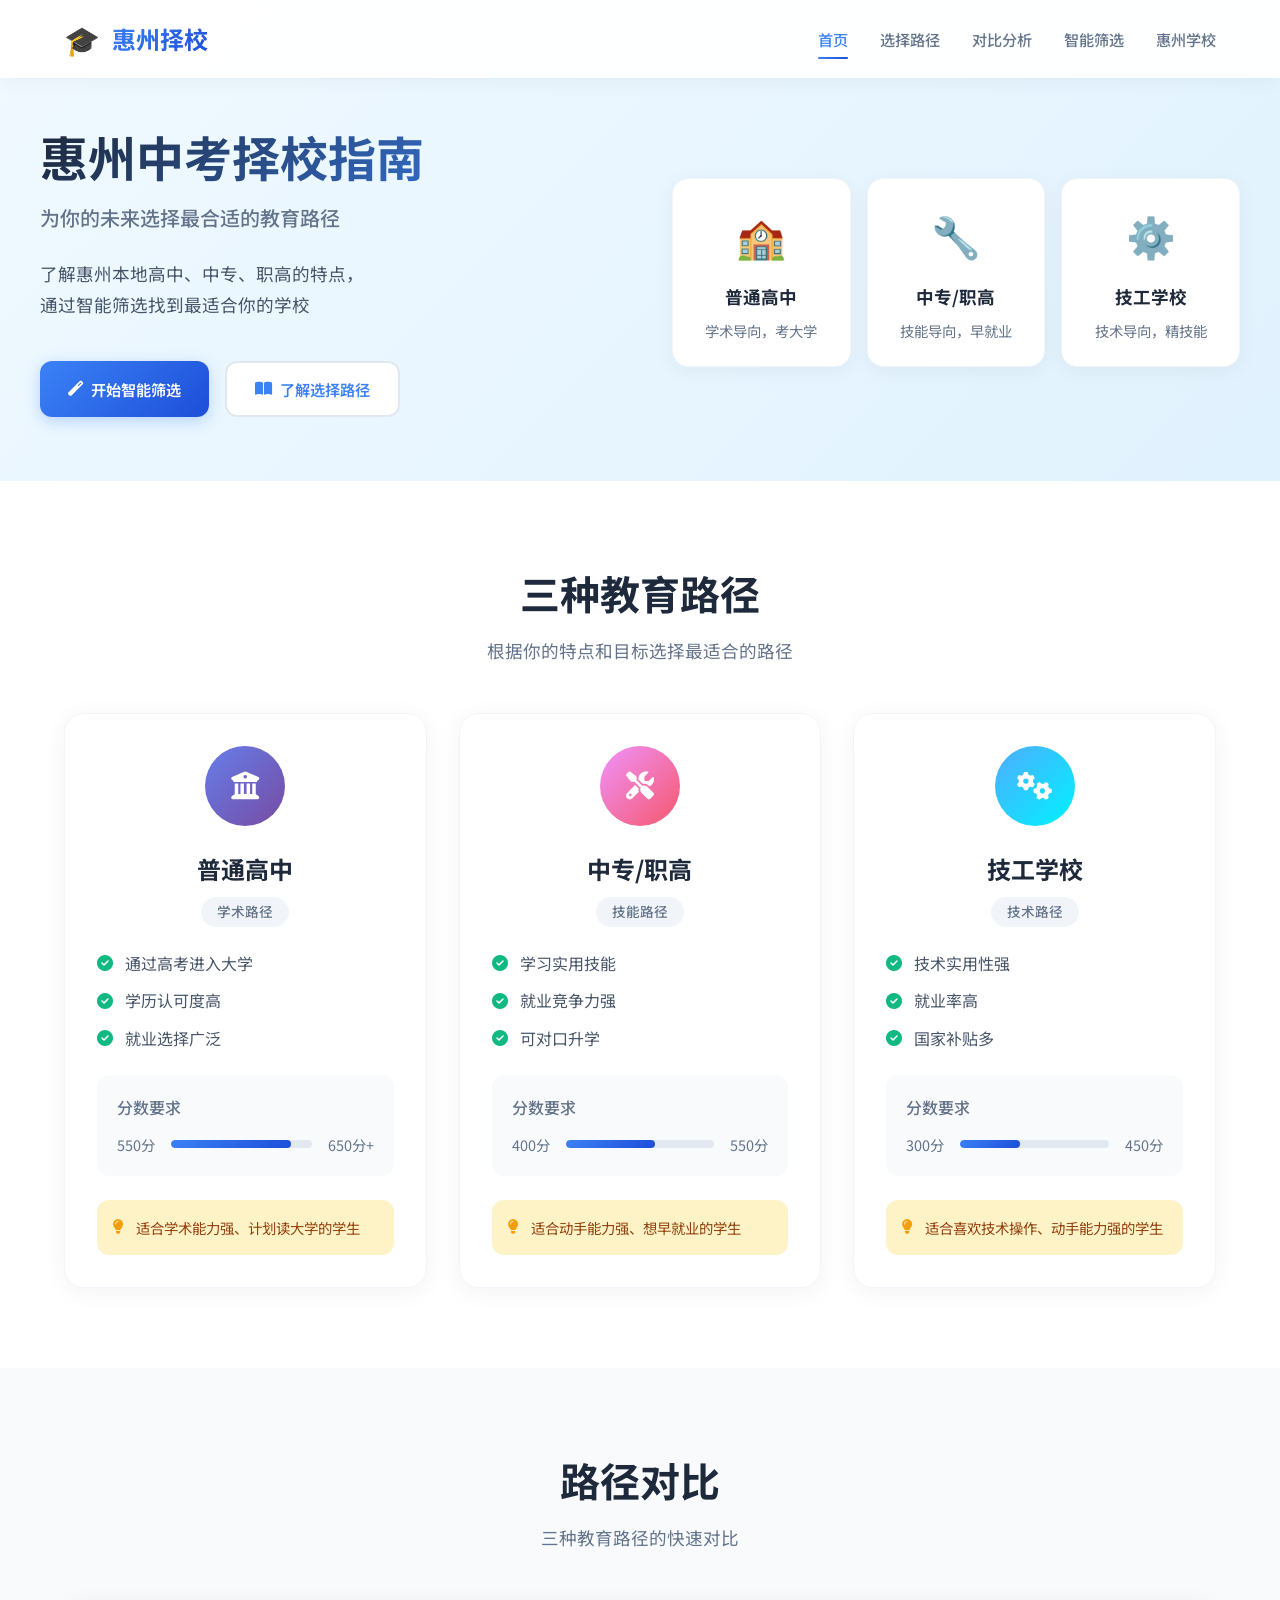
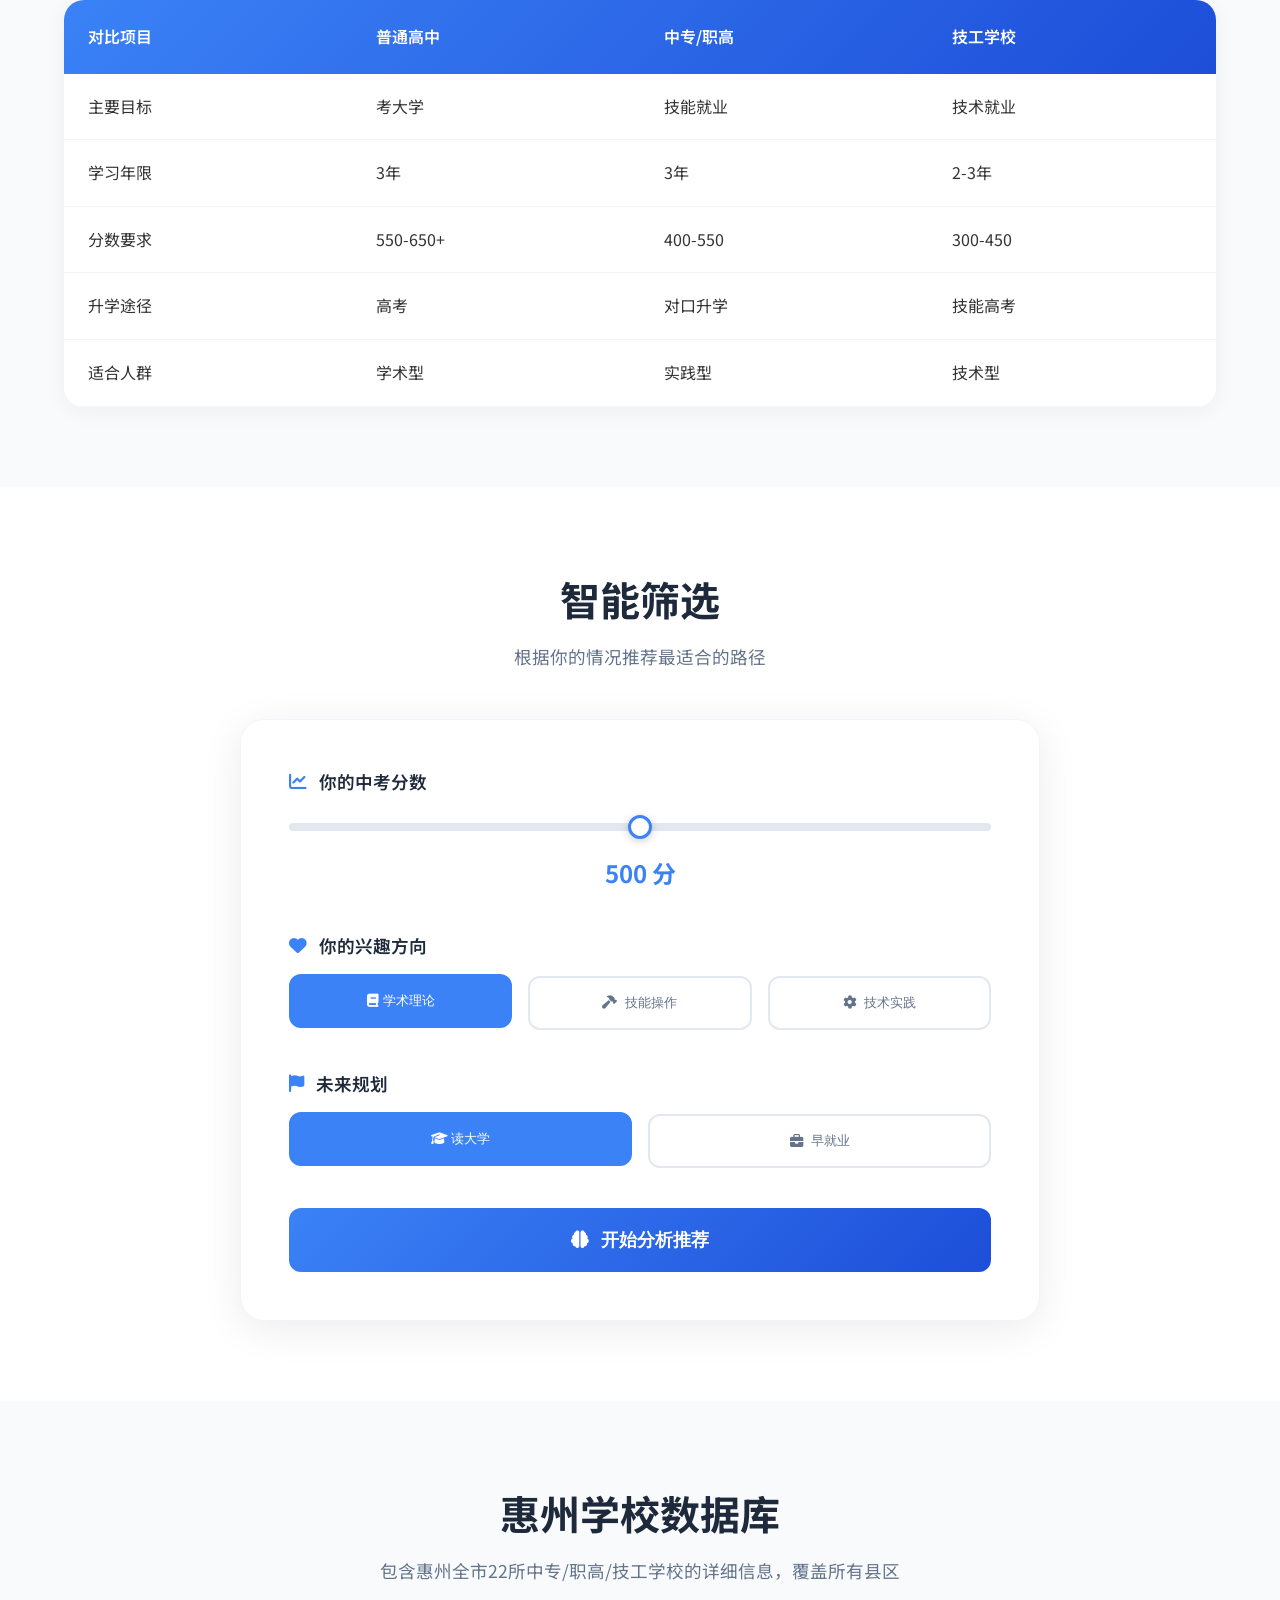
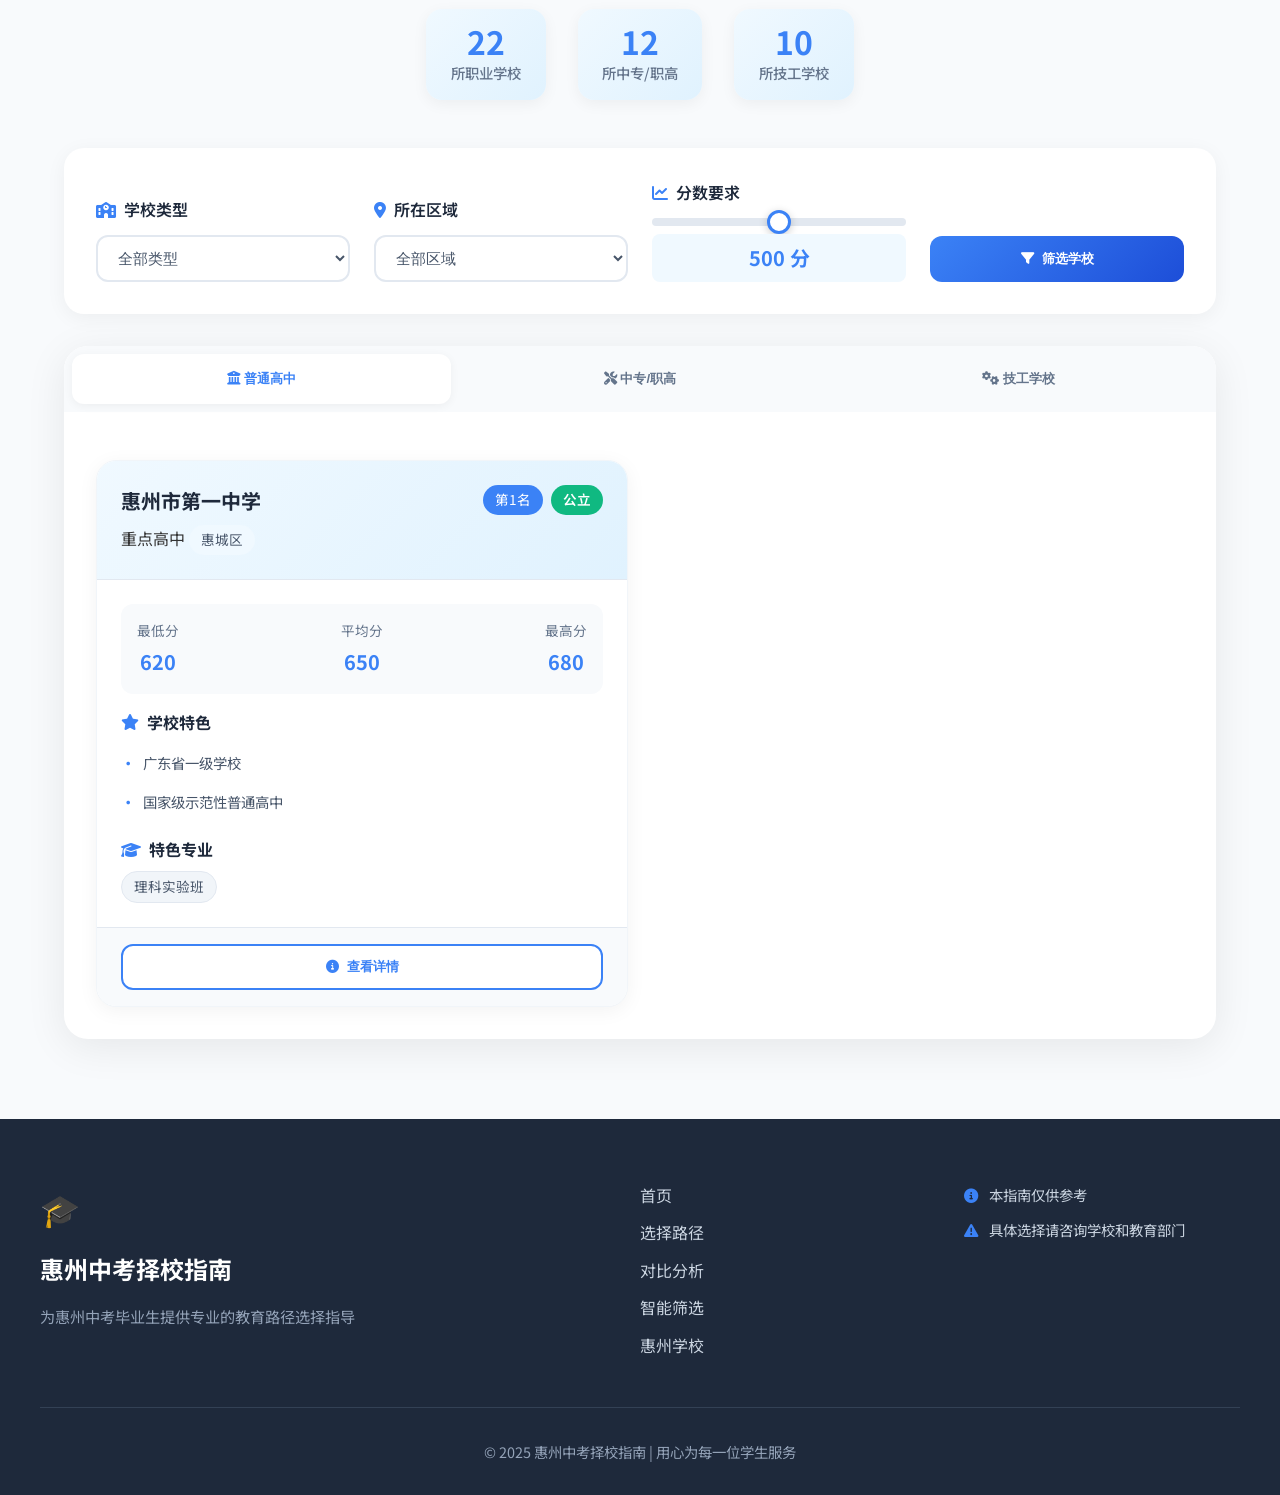
<file: index.html>
<!DOCTYPE html>
<html lang="zh-CN">
<head>
    <meta charset="UTF-8">
    <meta name="viewport" content="width=device-width, initial-scale=1.0">
    <title>惠州中考择校指南 - 选择最适合你的教育路径</title>
    <link rel="stylesheet" href="style.css">
    <link rel="stylesheet" href="https://cdnjs.cloudflare.com/ajax/libs/font-awesome/6.4.0/css/all.min.css">
    <link href="https://fonts.googleapis.com/css2?family=Noto+Sans+SC:wght@300;400;500;600;700&display=swap" rel="stylesheet">
    <link rel="stylesheet" href="https://cdnjs.cloudflare.com/ajax/libs/animate.css/4.1.1/animate.min.css">
    <link rel="icon" type="image/x-icon" href="data:image/svg+xml,<svg xmlns=%22http://www.w3.org/2000/svg%22 viewBox=%220 0 100 100%22><text y=%22.9em%22 font-size=%2290%22>🎓</text></svg>">
</head>
<body>
    <!-- 简洁导航栏 -->
    <nav class="navbar">
        <div class="nav-container">
            <div class="nav-brand">
                <span class="logo-icon">🎓</span>
                <span class="logo-text">惠州择校</span>
            </div>
            <div class="nav-menu">
                <a href="#home" class="nav-link active">首页</a>
                <a href="#choices" class="nav-link">选择路径</a>
                <a href="#compare" class="nav-link">对比分析</a>
                <a href="#screening" class="nav-link">智能筛选</a>
                <a href="#schools" class="nav-link">惠州学校</a>
            </div>
            <button class="nav-toggle">
                <i class="fas fa-bars"></i>
            </button>
        </div>
    </nav>

    <!-- 简洁首页 -->
    <section id="home" class="hero-section">
        <div class="hero-container">
            <div class="hero-content animate__animated animate__fadeInUp">
                <h1 class="hero-title">惠州中考择校指南</h1>
                <p class="hero-subtitle">为你的未来选择最合适的教育路径</p>
                <p class="hero-desc">了解惠州本地高中、中专、职高的特点，<br>通过智能筛选找到最适合你的学校</p>
                <div class="hero-actions">
                    <a href="#screening" class="btn-primary">
                        <i class="fas fa-magic"></i> 开始智能筛选
                    </a>
                    <a href="#choices" class="btn-secondary">
                        <i class="fas fa-book-open"></i> 了解选择路径
                    </a>
                </div>
            </div>
            <div class="hero-visual">
                <div class="visual-card">
                    <div class="card-icon">🏫</div>
                    <h3>普通高中</h3>
                    <p>学术导向，考大学</p>
                </div>
                <div class="visual-card">
                    <div class="card-icon">🔧</div>
                    <h3>中专/职高</h3>
                    <p>技能导向，早就业</p>
                </div>
                <div class="visual-card">
                    <div class="card-icon">⚙️</div>
                    <h3>技工学校</h3>
                    <p>技术导向，精技能</p>
                </div>
            </div>
        </div>
    </section>

    <!-- 简洁选择路径 -->
    <section id="choices" class="choices-section">
        <div class="section-container">
            <div class="section-header">
                <h2 class="section-title">三种教育路径</h2>
                <p class="section-subtitle">根据你的特点和目标选择最适合的路径</p>
            </div>
            
            <div class="choices-grid">
                <!-- 高中路径 -->
                <div class="choice-card">
                    <div class="card-header">
                        <div class="card-icon-bg" style="background: linear-gradient(135deg, #667eea 0%, #764ba2 100%);">
                            <i class="fas fa-university"></i>
                        </div>
                        <h3>普通高中</h3>
                        <span class="card-tag">学术路径</span>
                    </div>
                    <div class="card-body">
                        <div class="card-point">
                            <i class="fas fa-check-circle" style="color: #10b981;"></i>
                            <span>通过高考进入大学</span>
                        </div>
                        <div class="card-point">
                            <i class="fas fa-check-circle" style="color: #10b981;"></i>
                            <span>学历认可度高</span>
                        </div>
                        <div class="card-point">
                            <i class="fas fa-check-circle" style="color: #10b981;"></i>
                            <span>就业选择广泛</span>
                        </div>
                        
                        <div class="card-requirement">
                            <h4>分数要求</h4>
                            <div class="score-range">
                                <span class="score-min">550分</span>
                                <div class="score-bar">
                                    <div class="score-fill" style="width: 85%;"></div>
                                </div>
                                <span class="score-max">650分+</span>
                            </div>
                        </div>
                        
                        <div class="card-tip">
                            <i class="fas fa-lightbulb" style="color: #f59e0b;"></i>
                            <span>适合学术能力强、计划读大学的学生</span>
                        </div>
                    </div>
                </div>

                <!-- 中专/职高路径 -->
                <div class="choice-card">
                    <div class="card-header">
                        <div class="card-icon-bg" style="background: linear-gradient(135deg, #f093fb 0%, #f5576c 100%);">
                            <i class="fas fa-tools"></i>
                        </div>
                        <h3>中专/职高</h3>
                        <span class="card-tag">技能路径</span>
                    </div>
                    <div class="card-body">
                        <div class="card-point">
                            <i class="fas fa-check-circle" style="color: #10b981;"></i>
                            <span>学习实用技能</span>
                        </div>
                        <div class="card-point">
                            <i class="fas fa-check-circle" style="color: #10b981;"></i>
                            <span>就业竞争力强</span>
                        </div>
                        <div class="card-point">
                            <i class="fas fa-check-circle" style="color: #10b981;"></i>
                            <span>可对口升学</span>
                        </div>
                        
                        <div class="card-requirement">
                            <h4>分数要求</h4>
                            <div class="score-range">
                                <span class="score-min">400分</span>
                                <div class="score-bar">
                                    <div class="score-fill" style="width: 60%;"></div>
                                </div>
                                <span class="score-max">550分</span>
                            </div>
                        </div>
                        
                        <div class="card-tip">
                            <i class="fas fa-lightbulb" style="color: #f59e0b;"></i>
                            <span>适合动手能力强、想早就业的学生</span>
                        </div>
                    </div>
                </div>

                <!-- 技校路径 -->
                <div class="choice-card">
                    <div class="card-header">
                        <div class="card-icon-bg" style="background: linear-gradient(135deg, #4facfe 0%, #00f2fe 100%);">
                            <i class="fas fa-cogs"></i>
                        </div>
                        <h3>技工学校</h3>
                        <span class="card-tag">技术路径</span>
                    </div>
                    <div class="card-body">
                        <div class="card-point">
                            <i class="fas fa-check-circle" style="color: #10b981;"></i>
                            <span>技术实用性强</span>
                        </div>
                        <div class="card-point">
                            <i class="fas fa-check-circle" style="color: #10b981;"></i>
                            <span>就业率高</span>
                        </div>
                        <div class="card-point">
                            <i class="fas fa-check-circle" style="color: #10b981;"></i>
                            <span>国家补贴多</span>
                        </div>
                        
                        <div class="card-requirement">
                            <h4>分数要求</h4>
                            <div class="score-range">
                                <span class="score-min">300分</span>
                                <div class="score-bar">
                                    <div class="score-fill" style="width: 40%;"></div>
                                </div>
                                <span class="score-max">450分</span>
                            </div>
                        </div>
                        
                        <div class="card-tip">
                            <i class="fas fa-lightbulb" style="color: #f59e0b;"></i>
                            <span>适合喜欢技术操作、动手能力强的学生</span>
                        </div>
                    </div>
                </div>
            </div>
        </div>
    </section>

    <!-- 简洁对比分析 -->
    <section id="compare" class="compare-section">
        <div class="section-container">
            <div class="section-header">
                <h2 class="section-title">路径对比</h2>
                <p class="section-subtitle">三种教育路径的快速对比</p>
            </div>
            
            <div class="compare-table">
                <div class="table-header">
                    <div class="table-cell">对比项目</div>
                    <div class="table-cell">普通高中</div>
                    <div class="table-cell">中专/职高</div>
                    <div class="table-cell">技工学校</div>
                </div>
                
                <div class="table-row">
                    <div class="table-cell">主要目标</div>
                    <div class="table-cell">考大学</div>
                    <div class="table-cell">技能就业</div>
                    <div class="table-cell">技术就业</div>
                </div>
                
                <div class="table-row">
                    <div class="table-cell">学习年限</div>
                    <div class="table-cell">3年</div>
                    <div class="table-cell">3年</div>
                    <div class="table-cell">2-3年</div>
                </div>
                
                <div class="table-row">
                    <div class="table-cell">分数要求</div>
                    <div class="table-cell">550-650+</div>
                    <div class="table-cell">400-550</div>
                    <div class="table-cell">300-450</div>
                </div>
                
                <div class="table-row">
                    <div class="table-cell">升学途径</div>
                    <div class="table-cell">高考</div>
                    <div class="table-cell">对口升学</div>
                    <div class="table-cell">技能高考</div>
                </div>
                
                <div class="table-row">
                    <div class="table-cell">适合人群</div>
                    <div class="table-cell">学术型</div>
                    <div class="table-cell">实践型</div>
                    <div class="table-cell">技术型</div>
                </div>
            </div>
        </div>
    </section>

    <!-- 简洁智能筛选 -->
    <section id="screening" class="screening-section">
        <div class="section-container">
            <div class="section-header">
                <h2 class="section-title">智能筛选</h2>
                <p class="section-subtitle">根据你的情况推荐最适合的路径</p>
            </div>
            
            <div class="screening-card">
                <div class="screening-form">
                    <div class="form-group">
                        <label for="score">
                            <i class="fas fa-chart-line"></i>
                            你的中考分数
                        </label>
                        <div class="score-input">
                            <input type="range" id="score" min="300" max="700" value="500">
                            <div class="score-display">
                                <span id="score-value">500</span> 分
                            </div>
                        </div>
                    </div>
                    
                    <div class="form-group">
                        <label for="interest">
                            <i class="fas fa-heart"></i>
                            你的兴趣方向
                        </label>
                        <div class="interest-buttons">
                            <button class="interest-btn" data-value="academic">
                                <i class="fas fa-book"></i> 学术理论
                            </button>
                            <button class="interest-btn" data-value="skill">
                                <i class="fas fa-hammer"></i> 技能操作
                            </button>
                            <button class="interest-btn" data-value="tech">
                                <i class="fas fa-cog"></i> 技术实践
                            </button>
                        </div>
                    </div>
                    
                    <div class="form-group">
                        <label for="plan">
                            <i class="fas fa-flag"></i>
                            未来规划
                        </label>
                        <div class="plan-buttons">
                            <button class="plan-btn" data-value="university">
                                <i class="fas fa-graduation-cap"></i> 读大学
                            </button>
                            <button class="plan-btn" data-value="job">
                                <i class="fas fa-briefcase"></i> 早就业
                            </button>
                        </div>
                    </div>
                    
                    <button id="analyze-btn" class="analyze-btn">
                        <i class="fas fa-brain"></i> 开始分析推荐
                    </button>
                </div>
                
                <div id="result-panel" class="result-panel hidden">
                    <div class="result-header">
                        <h3>推荐结果</h3>
                        <div class="match-score">
                            匹配度: <span id="match-percent">0</span>%
                        </div>
                    </div>
                    
                    <div class="result-content">
                        <div class="recommended-choice">
                            <div id="recommend-icon" class="rec-icon">🎓</div>
                            <h4 id="recommend-title">普通高中</h4>
                            <p id="recommend-desc">最适合你的教育路径</p>
                        </div>
                        
                        <div class="reason-list">
                            <h5>推荐理由</h5>
                            <ul id="reason-list">
                                <!-- 理由将动态添加 -->
                            </ul>
                        </div>
                        
                        <div class="result-actions">
                            <button id="reset-btn" class="btn-secondary">
                                <i class="fas fa-redo"></i> 重新筛选
                            </button>
                            <button id="detail-btn" class="btn-primary">
                                <i class="fas fa-info-circle"></i> 查看详情
                            </button>
                        </div>
                    </div>
                </div>
            </div>
        </div>
    </section>

    <!-- 惠州学校推荐 -->
    <section id="schools" class="schools-section">
        <div class="section-container">
            <div class="section-header">
                <h2 class="section-title">惠州学校数据库</h2>
                <p class="section-subtitle">包含惠州全市22所中专/职高/技工学校的详细信息，覆盖所有县区</p>
                <div class="schools-stats">
                    <div class="stat-item">
                        <span class="stat-number" id="total-schools">22</span>
                        <span class="stat-label">所职业学校</span>
                    </div>
                    <div class="stat-item">
                        <span class="stat-number">12</span>
                        <span class="stat-label">所中专/职高</span>
                    </div>
                    <div class="stat-item">
                        <span class="stat-number">10</span>
                        <span class="stat-label">所技工学校</span>
                    </div>
                </div>
            </div>
            
            <!-- 学校筛选器 -->
            <div class="school-filter">
                <div class="filter-group">
                    <label for="school-type">
                        <i class="fas fa-school"></i>
                        学校类型
                    </label>
                    <select id="school-type" class="filter-select">
                        <option value="all">全部类型</option>
                        <option value="high-school">普通高中</option>
                        <option value="vocational">中专/职高</option>
                        <option value="technical">技工学校</option>
                    </select>
                </div>
                
                <div class="filter-group">
                    <label for="school-location">
                        <i class="fas fa-map-marker-alt"></i>
                        所在区域
                    </label>
                    <select id="school-location" class="filter-select">
                        <option value="all">全部区域</option>
                        <option value="惠城区">惠城区</option>
                        <option value="惠阳区">惠阳区</option>
                        <option value="博罗县">博罗县</option>
                        <option value="惠东县">惠东县</option>
                        <option value="龙门县">龙门县</option>
                        <option value="大亚湾区">大亚湾区</option>
                        <option value="仲恺高新区">仲恺高新区</option>
                    </select>
                </div>
                
                <div class="filter-group">
                    <label for="score-range">
                        <i class="fas fa-chart-line"></i>
                        分数要求
                    </label>
                    <div class="score-range-input">
                        <input type="range" id="score-range" min="300" max="700" value="500">
                        <div class="score-range-display">
                            <span id="score-range-value">500</span> 分
                        </div>
                    </div>
                </div>
                
                <button id="filter-btn" class="filter-btn">
                    <i class="fas fa-filter"></i> 筛选学校
                </button>
            </div>
            
            <!-- 学校列表 -->
            <div class="schools-tabs">
                <div class="tab-buttons">
                    <button class="tab-btn active" data-tab="high-school">
                        <i class="fas fa-university"></i> 普通高中
                    </button>
                    <button class="tab-btn" data-tab="vocational">
                        <i class="fas fa-tools"></i> 中专/职高
                    </button>
                    <button class="tab-btn" data-tab="tech">
                        <i class="fas fa-cogs"></i> 技工学校
                    </button>
                </div>
                
                <div class="tab-content">
                    <!-- 普通高中 -->
                    <div class="tab-pane active" id="high-school-tab">
                        <div class="schools-grid">
                            <!-- 学校卡片将通过JavaScript动态生成 -->
                        </div>
                    </div>
                    
                    <!-- 中专/职高 -->
                    <div class="tab-pane" id="vocational-tab">
                        <div class="schools-grid">
                            <!-- 学校卡片将通过JavaScript动态生成 -->
                        </div>
                    </div>
                    
                    <!-- 技工学校 -->
                    <div class="tab-pane" id="tech-tab">
                        <div class="schools-grid">
                            <!-- 学校卡片将通过JavaScript动态生成 -->
                        </div>
                    </div>
                </div>
            </div>
            
            <!-- 学校详情模态框 -->
            <div id="school-modal" class="school-modal">
                <div class="modal-content">
                    <div class="modal-header">
                        <h3 id="modal-title"></h3>
                        <button class="modal-close">
                            <i class="fas fa-times"></i>
                        </button>
                    </div>
                    <div class="modal-body">
                        <!-- 详情内容将通过JavaScript动态生成 -->
                    </div>
                </div>
            </div>
        </div>
    </section>

    <!-- 简洁页脚 -->
    <footer class="footer">
        <div class="footer-container">
            <div class="footer-content">
                <div class="footer-brand">
                    <span class="logo-icon">🎓</span>
                    <span class="logo-text">惠州中考择校指南</span>
                    <p class="footer-desc">为惠州中考毕业生提供专业的教育路径选择指导</p>
                </div>
                
                <div class="footer-links">
                    <a href="#home">首页</a>
                    <a href="#choices">选择路径</a>
                    <a href="#compare">对比分析</a>
                    <a href="#screening">智能筛选</a>
                    <a href="#schools">惠州学校</a>
                </div>
                
                <div class="footer-contact">
                    <p><i class="fas fa-info-circle"></i> 本指南仅供参考</p>
                    <p><i class="fas fa-exclamation-triangle"></i> 具体选择请咨询学校和教育部门</p>
                </div>
            </div>
            
            <div class="footer-bottom">
                <p>© 2025 惠州中考择校指南 | 用心为每一位学生服务</p>
            </div>
        </div>
    </footer>

    <script src="schools-data.js"></script>
    <script src="script.js"></script>
</body>
</html>
</file>
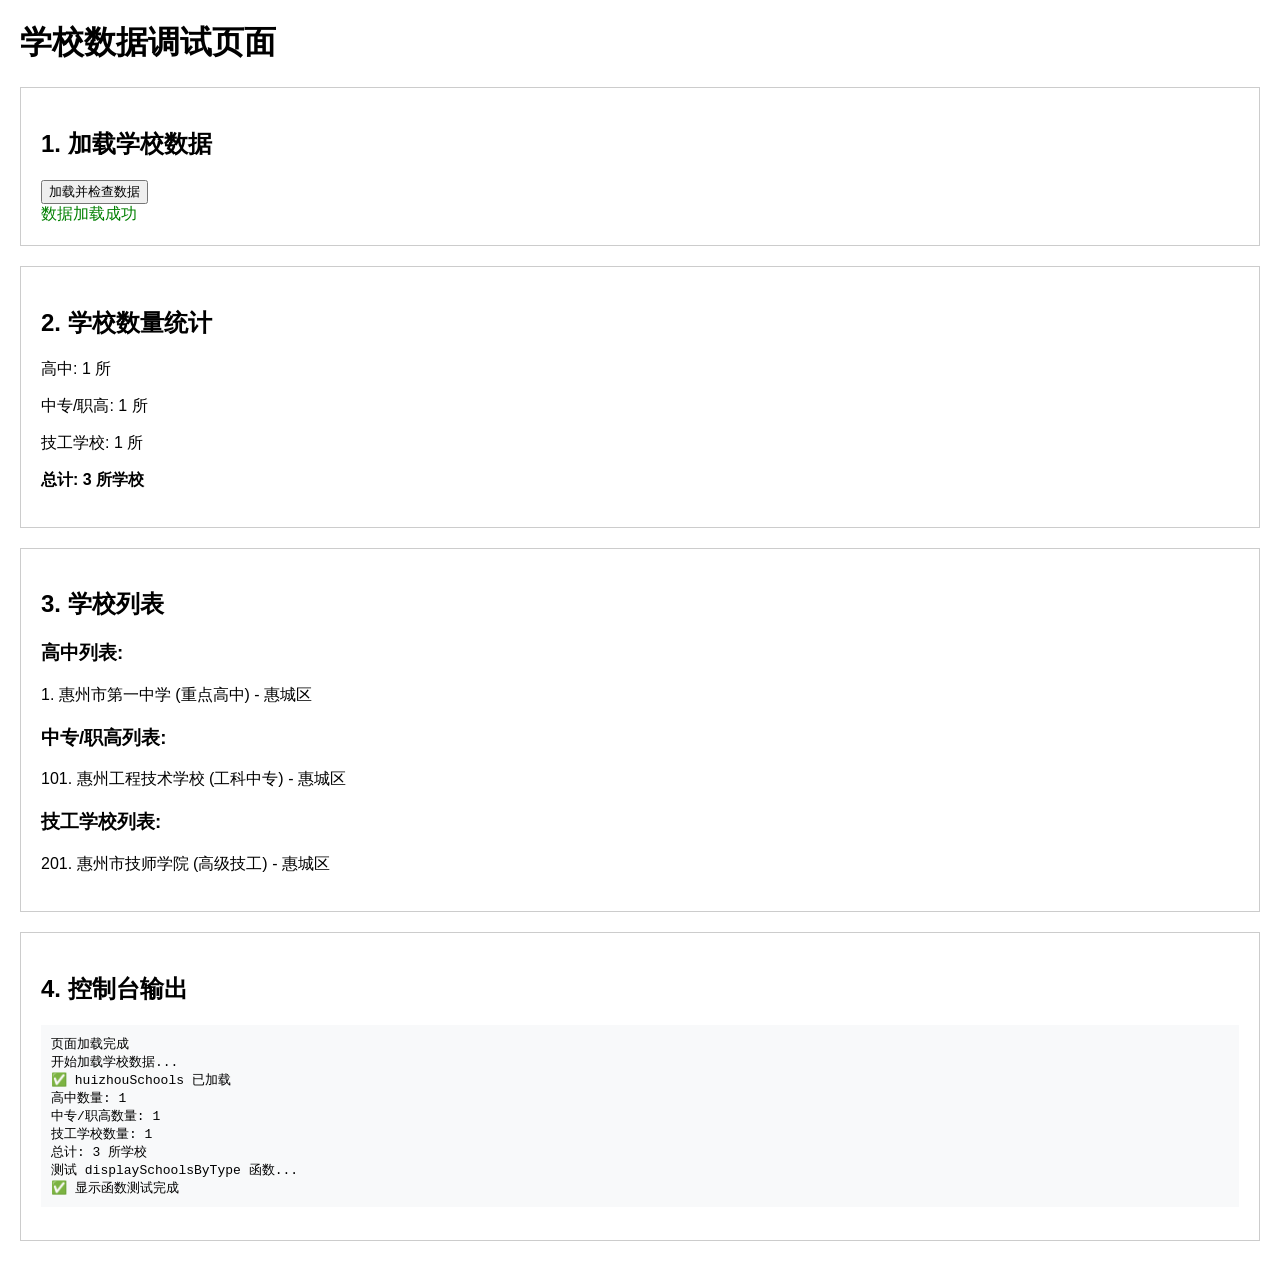
<file: debug-schools.html>
<!DOCTYPE html>
<html lang="zh-CN">
<head>
    <meta charset="UTF-8">
    <meta name="viewport" content="width=device-width, initial-scale=1.0">
    <title>学校数据调试</title>
    <style>
        body { font-family: sans-serif; margin: 20px; }
        .section { margin: 20px 0; padding: 20px; border: 1px solid #ccc; }
        .success { background: #d4edda; }
        .error { background: #f8d7da; }
        .warning { background: #fff3cd; }
        pre { background: #f8f9fa; padding: 10px; overflow: auto; }
    </style>
</head>
<body>
    <h1>学校数据调试页面</h1>
    
    <div class="section">
        <h2>1. 加载学校数据</h2>
        <button onclick="loadAndCheckData()">加载并检查数据</button>
        <div id="data-status">等待加载...</div>
    </div>
    
    <div class="section">
        <h2>2. 学校数量统计</h2>
        <div id="school-counts">未统计</div>
    </div>
    
    <div class="section">
        <h2>3. 学校列表</h2>
        <div id="school-list">未加载</div>
    </div>
    
    <div class="section">
        <h2>4. 控制台输出</h2>
        <pre id="console-output"></pre>
    </div>

    <!-- 加载学校数据 -->
    <script src="schools-data.js"></script>
    <script src="script.js"></script>
    
    <script>
        const consoleOutput = document.getElementById('console-output');
        
        function log(message) {
            consoleOutput.textContent += message + '\n';
            console.log(message);
        }
        
        function loadAndCheckData() {
            log('开始加载学校数据...');
            
            // 检查数据是否加载
            if (typeof huizhouSchools === 'undefined') {
                log('❌ huizhouSchools 未定义');
                document.getElementById('data-status').innerHTML = '<span style="color:red">数据未加载</span>';
                return;
            }
            
            log('✅ huizhouSchools 已加载');
            document.getElementById('data-status').innerHTML = '<span style="color:green">数据加载成功</span>';
            
            // 统计学校数量
            const highCount = huizhouSchools.highSchools ? huizhouSchools.highSchools.length : 0;
            const vocationalCount = huizhouSchools.vocationalSchools ? huizhouSchools.vocationalSchools.length : 0;
            const technicalCount = huizhouSchools.technicalSchools ? huizhouSchools.technicalSchools.length : 0;
            const total = highCount + vocationalCount + technicalCount;
            
            log(`高中数量: ${highCount}`);
            log(`中专/职高数量: ${vocationalCount}`);
            log(`技工学校数量: ${technicalCount}`);
            log(`总计: ${total} 所学校`);
            
            document.getElementById('school-counts').innerHTML = `
                <p>高中: ${highCount} 所</p>
                <p>中专/职高: ${vocationalCount} 所</p>
                <p>技工学校: ${technicalCount} 所</p>
                <p><strong>总计: ${total} 所学校</strong></p>
            `;
            
            // 显示学校列表
            let schoolListHTML = '<h3>高中列表:</h3>';
            if (highCount > 0) {
                huizhouSchools.highSchools.forEach(school => {
                    schoolListHTML += `<p>${school.id}. ${school.name} (${school.type}) - ${school.location}</p>`;
                });
            } else {
                schoolListHTML += '<p>无数据</p>';
            }
            
            schoolListHTML += '<h3>中专/职高列表:</h3>';
            if (vocationalCount > 0) {
                huizhouSchools.vocationalSchools.forEach(school => {
                    schoolListHTML += `<p>${school.id}. ${school.name} (${school.type}) - ${school.location}</p>`;
                });
            } else {
                schoolListHTML += '<p>无数据</p>';
            }
            
            schoolListHTML += '<h3>技工学校列表:</h3>';
            if (technicalCount > 0) {
                huizhouSchools.technicalSchools.forEach(school => {
                    schoolListHTML += `<p>${school.id}. ${school.name} (${school.type}) - ${school.location}</p>`;
                });
            } else {
                schoolListHTML += '<p>无数据</p>';
            }
            
            document.getElementById('school-list').innerHTML = schoolListHTML;
            
            // 测试显示函数
            log('测试 displaySchoolsByType 函数...');
            try {
                displaySchoolsByType('high-school');
                displaySchoolsByType('vocational');
                displaySchoolsByType('technical');
                log('✅ 显示函数测试完成');
            } catch (error) {
                log(`❌ 显示函数错误: ${error.message}`);
            }
        }
        
        // 页面加载后自动检查
        window.onload = function() {
            log('页面加载完成');
            setTimeout(loadAndCheckData, 1000);
        };
    </script>
</body>
</html>
</file>
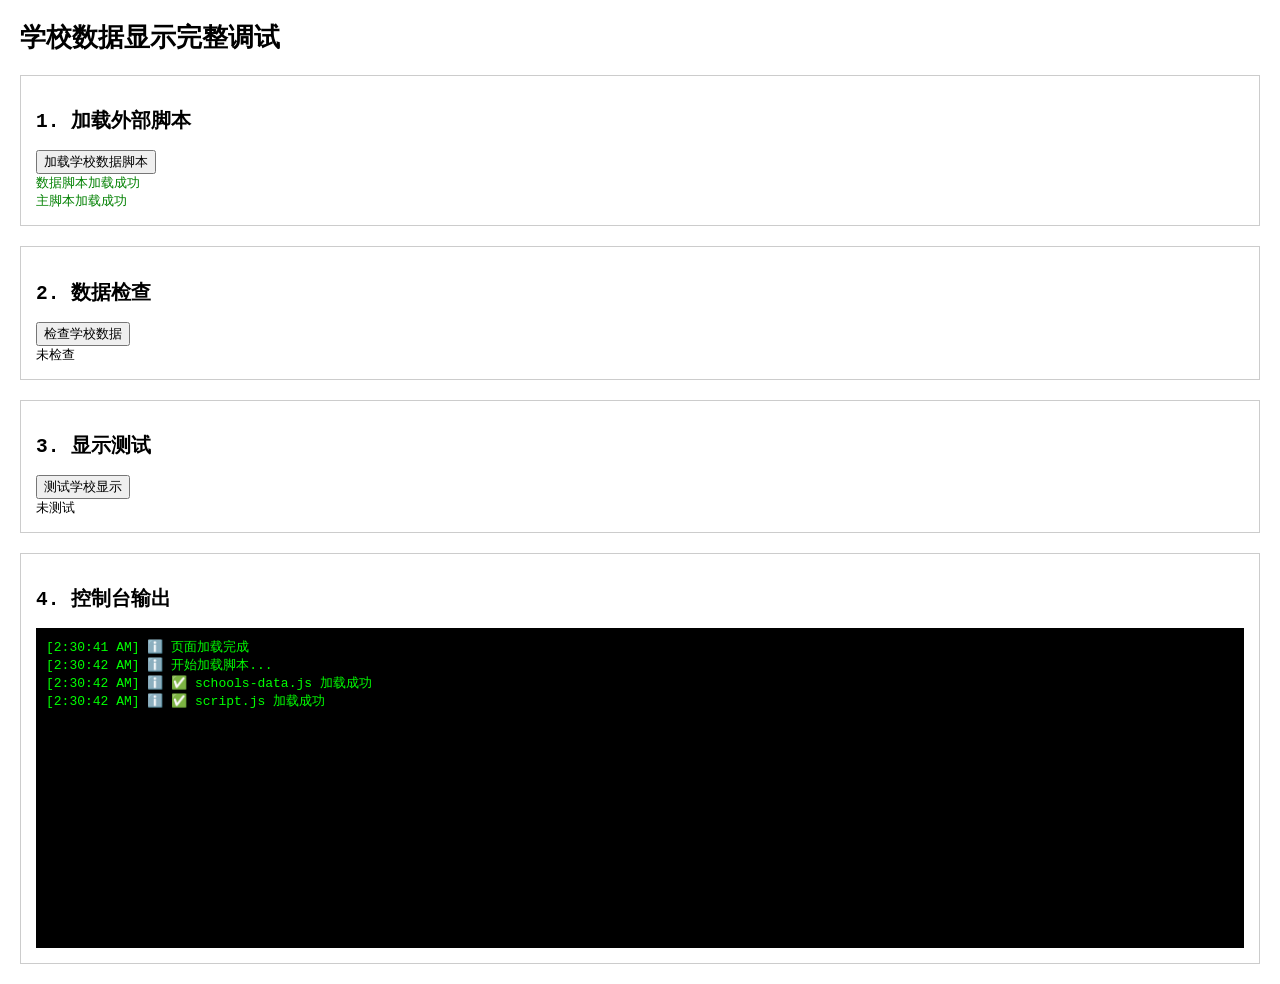
<file: full-debug.html>
<!DOCTYPE html>
<html>
<head>
    <title>完整调试页面</title>
    <style>
        body { font-family: monospace; margin: 20px; }
        .section { margin: 20px 0; padding: 15px; border: 1px solid #ccc; }
        .success { background: #d4edda; }
        .error { background: #f8d7da; }
        .warning { background: #fff3cd; }
        pre { background: #f8f9fa; padding: 10px; overflow: auto; }
        #console { background: #000; color: #0f0; padding: 10px; height: 300px; overflow-y: scroll; }
    </style>
</head>
<body>
    <h1>学校数据显示完整调试</h1>
    
    <div class="section">
        <h2>1. 加载外部脚本</h2>
        <button onclick="loadScripts()">加载学校数据脚本</button>
        <div id="script-status">未加载</div>
    </div>
    
    <div class="section">
        <h2>2. 数据检查</h2>
        <button onclick="checkData()">检查学校数据</button>
        <div id="data-status">未检查</div>
    </div>
    
    <div class="section">
        <h2>3. 显示测试</h2>
        <button onclick="testDisplay()">测试学校显示</button>
        <div id="display-status">未测试</div>
    </div>
    
    <div class="section">
        <h2>4. 控制台输出</h2>
        <div id="console"></div>
    </div>
    
    <script>
        const consoleDiv = document.getElementById('console');
        
        function log(message, type = 'info') {
            const timestamp = new Date().toLocaleTimeString();
            const prefix = type === 'error' ? '❌' : type === 'success' ? '✅' : 'ℹ️';
            consoleDiv.innerHTML += `[${timestamp}] ${prefix} ${message}<br>`;
            consoleDiv.scrollTop = consoleDiv.scrollHeight;
            console.log(message);
        }
        
        function loadScripts() {
            log('开始加载脚本...');
            
            // 加载学校数据
            const dataScript = document.createElement('script');
            dataScript.src = 'https://lanstonzhang.github.io/school-guide/schools-data.js';
            dataScript.onload = function() {
                log('✅ schools-data.js 加载成功');
                document.getElementById('script-status').innerHTML = '<span style="color:green">数据脚本加载成功</span>';
                
                // 加载主脚本
                const mainScript = document.createElement('script');
                mainScript.src = 'https://lanstonzhang.github.io/school-guide/script.js';
                mainScript.onload = function() {
                    log('✅ script.js 加载成功');
                    document.getElementById('script-status').innerHTML += '<br><span style="color:green">主脚本加载成功</span>';
                };
                mainScript.onerror = function() {
                    log('❌ script.js 加载失败', 'error');
                    document.getElementById('script-status').innerHTML += '<br><span style="color:red">主脚本加载失败</span>';
                };
                document.head.appendChild(mainScript);
            };
            dataScript.onerror = function() {
                log('❌ schools-data.js 加载失败', 'error');
                document.getElementById('script-status').innerHTML = '<span style="color:red">数据脚本加载失败</span>';
            };
            document.head.appendChild(dataScript);
        }
        
        function checkData() {
            log('检查学校数据...');
            
            if (typeof huizhouSchools === 'undefined') {
                log('❌ huizhouSchools 未定义', 'error');
                document.getElementById('data-status').innerHTML = '<span style="color:red">数据未定义</span>';
                return;
            }
            
            log('✅ huizhouSchools 已定义');
            
            // 统计学校
            const highCount = huizhouSchools.highSchools ? huizhouSchools.highSchools.length : 0;
            const vocationalCount = huizhouSchools.vocationalSchools ? huizhouSchools.vocationalSchools.length : 0;
            const technicalCount = huizhouSchools.technicalSchools ? huizhouSchools.technicalSchools.length : 0;
            const total = highCount + vocationalCount + technicalCount;
            
            log(`高中: ${highCount} 所`);
            log(`中专/职高: ${vocationalCount} 所`);
            log(`技工学校: ${technicalCount} 所`);
            log(`总计: ${total} 所学校`);
            
            let statusHTML = `
                <p>高中: ${highCount} 所</p>
                <p>中专/职高: ${vocationalCount} 所</p>
                <p>技工学校: ${technicalCount} 所</p>
                <p><strong>总计: ${total} 所学校</strong></p>
            `;
            
            if (total > 1) {
                statusHTML += '<p style="color:green">✅ 数据完整</p>';
                document.getElementById('data-status').className = 'success';
            } else {
                statusHTML += '<p style="color:red">⚠️ 数据可能不完整</p>';
                document.getElementById('data-status').className = 'warning';
            }
            
            document.getElementById('data-status').innerHTML = statusHTML;
        }
        
        function testDisplay() {
            log('测试学校显示...');
            
            if (typeof displaySchoolsByType !== 'function') {
                log('❌ displaySchoolsByType 函数未定义', 'error');
                document.getElementById('display-status').innerHTML = '<span style="color:red">显示函数未定义</span>';
                return;
            }
            
            log('✅ displaySchoolsByType 函数可用');
            
            // 创建测试容器
            const testContainer = document.createElement('div');
            testContainer.id = 'test-high-school-tab';
            testContainer.innerHTML = '<div class="schools-grid"></div>';
            document.body.appendChild(testContainer);
            
            // 测试显示
            try {
                displaySchoolsByType('high-school');
                log('✅ 显示函数执行成功');
                
                // 检查是否显示了学校
                const container = document.querySelector('#test-high-school-tab .schools-grid');
                if (container && container.children.length > 0) {
                    log(`✅ 显示了 ${container.children.length} 所学校`);
                    document.getElementById('display-status').innerHTML = `<span style="color:green">成功显示 ${container.children.length} 所学校</span>`;
                } else {
                    log('⚠️ 容器中没有学校卡片', 'warning');
                    document.getElementById('display-status').innerHTML = '<span style="color:orange">显示函数执行但未生成卡片</span>';
                }
            } catch (error) {
                log(`❌ 显示函数错误: ${error.message}`, 'error');
                document.getElementById('display-status').innerHTML = `<span style="color:red">显示函数错误: ${error.message}</span>`;
            }
            
            // 清理测试容器
            testContainer.remove();
        }
        
        // 自动开始
        window.onload = function() {
            log('页面加载完成');
            setTimeout(() => {
                loadScripts();
                setTimeout(checkData, 2000);
                setTimeout(testDisplay, 4000);
            }, 1000);
        };
    </script>
</body>
</html>
</file>
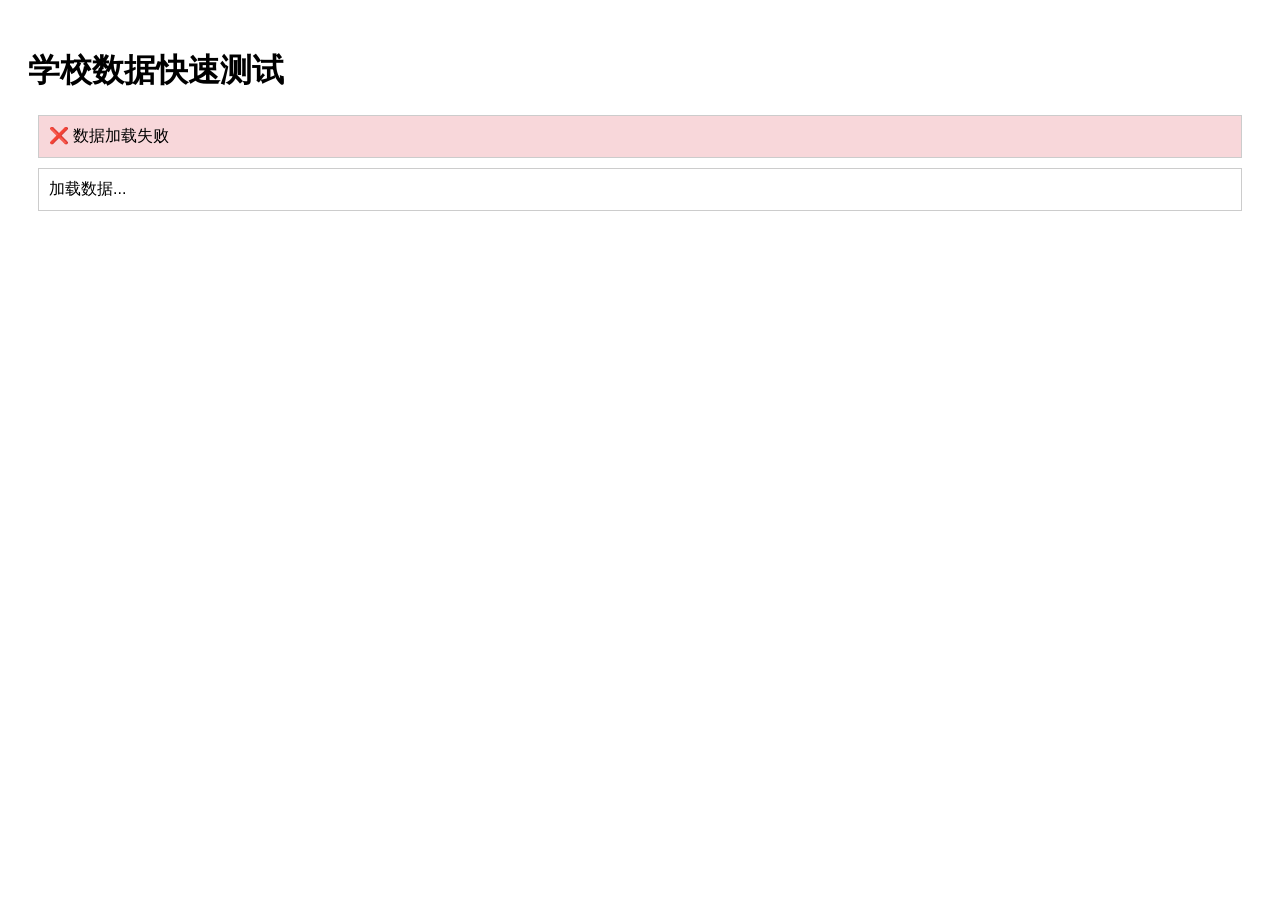
<file: quick-test.html>
<!DOCTYPE html>
<html>
<head>
    <title>快速测试</title>
    <style>
        body { font-family: sans-serif; padding: 20px; }
        .result { margin: 10px; padding: 10px; border: 1px solid #ccc; }
        .success { background: #d4edda; }
        .error { background: #f8d7da; }
    </style>
</head>
<body>
    <h1>学校数据快速测试</h1>
    
    <div class="result" id="status">测试中...</div>
    <div class="result" id="data">加载数据...</div>
    
    <script>
        // 加载学校数据
        const script = document.createElement('script');
        script.src = 'https://lanstonzhang.github.io/school-guide/schools-data.js';
        script.onload = function() {
            if (typeof huizhouSchools !== 'undefined') {
                const highCount = huizhouSchools.highSchools ? huizhouSchools.highSchools.length : 0;
                const vocationalCount = huizhouSchools.vocationalSchools ? huizhouSchools.vocationalSchools.length : 0;
                const technicalCount = huizhouSchools.technicalSchools ? huizhouSchools.technicalSchools.length : 0;
                const total = highCount + vocationalCount + technicalCount;
                
                document.getElementById('status').className = 'result success';
                document.getElementById('status').innerHTML = `✅ 数据加载成功！`;
                
                document.getElementById('data').innerHTML = `
                    <h3>学校统计：</h3>
                    <p>高中：${highCount} 所</p>
                    <p>中专/职高：${vocationalCount} 所</p>
                    <p>技工学校：${technicalCount} 所</p>
                    <p><strong>总计：${total} 所学校</strong></p>
                `;
                
                if (total > 1) {
                    document.getElementById('data').className = 'result success';
                } else {
                    document.getElementById('data').className = 'result error';
                    document.getElementById('data').innerHTML += `<p style="color:red">⚠️ 只找到1所学校，数据可能不完整</p>`;
                }
            } else {
                document.getElementById('status').className = 'result error';
                document.getElementById('status').innerHTML = '❌ 数据加载失败';
            }
        };
        
        script.onerror = function() {
            document.getElementById('status').className = 'result error';
            document.getElementById('status').innerHTML = '❌ 无法加载数据文件';
        };
        
        document.head.appendChild(script);
    </script>
</body>
</html>
</file>
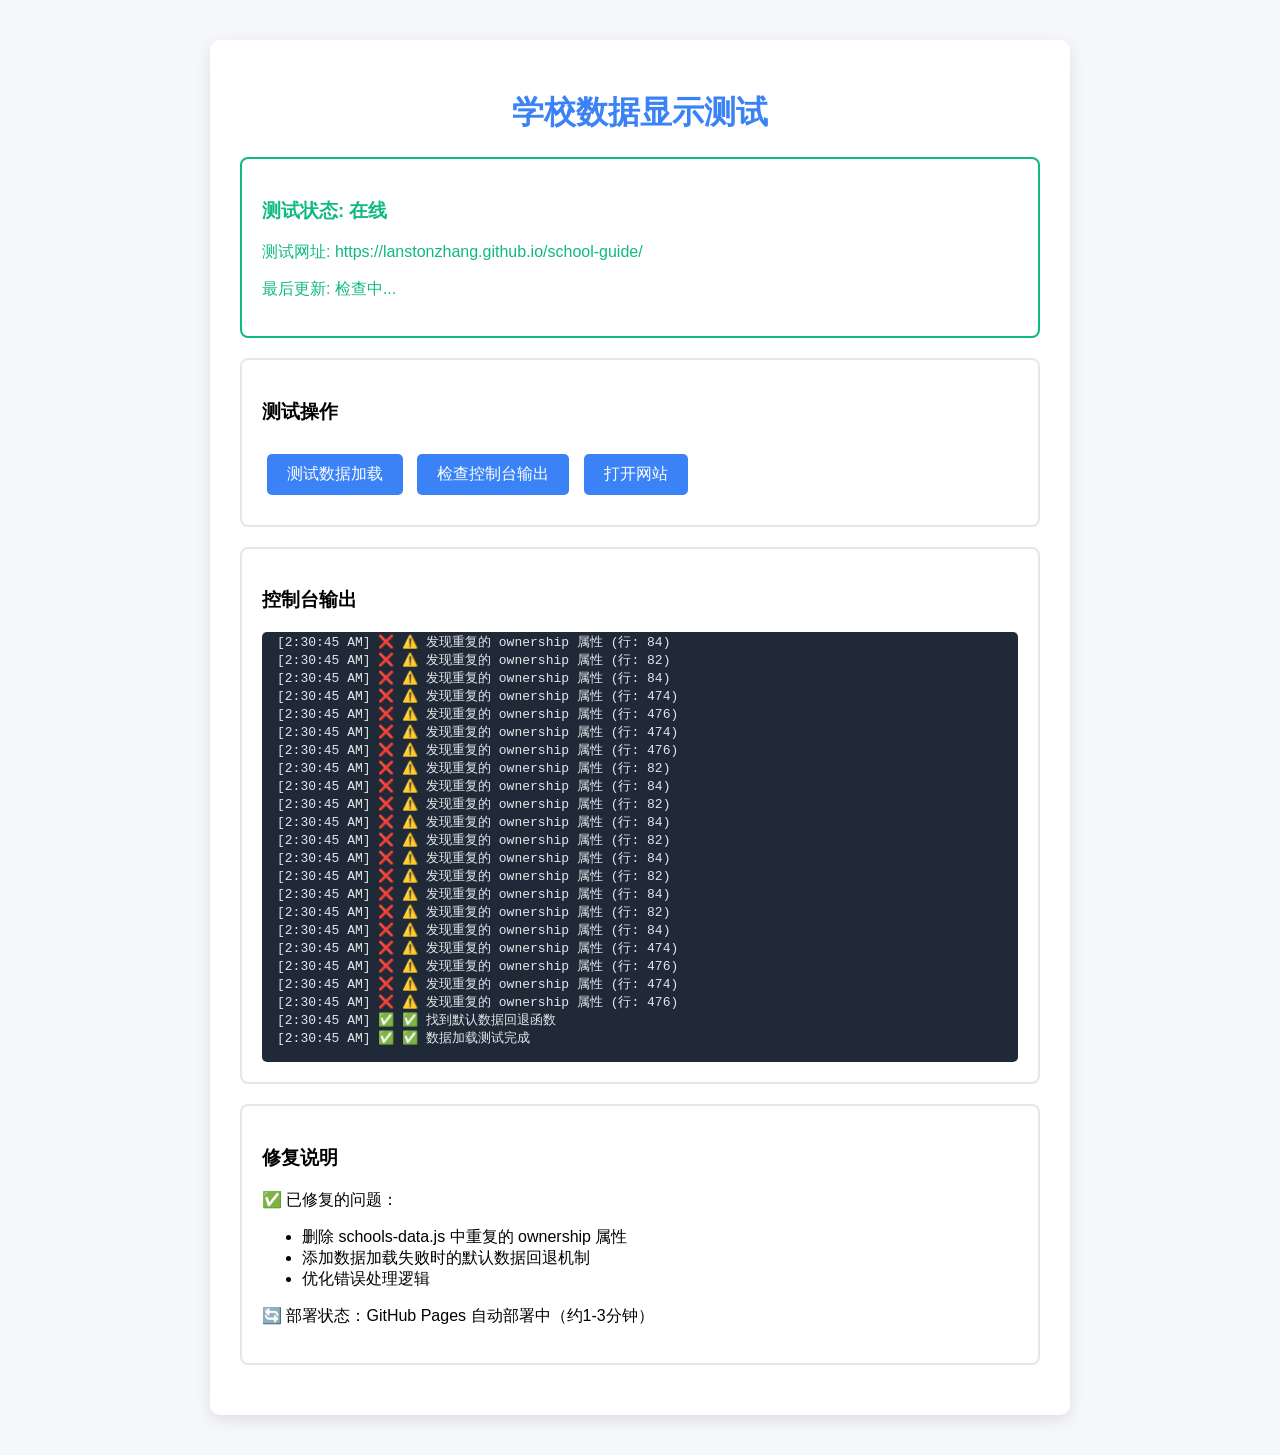
<file: test-schools-fix.html>
<!DOCTYPE html>
<html lang="zh-CN">
<head>
    <meta charset="UTF-8">
    <meta name="viewport" content="width=device-width, initial-scale=1.0">
    <title>学校数据显示测试</title>
    <style>
        body {
            font-family: 'Noto Sans SC', sans-serif;
            margin: 20px;
            padding: 20px;
            background: #f5f7fa;
        }
        .test-container {
            max-width: 800px;
            margin: 0 auto;
            background: white;
            padding: 30px;
            border-radius: 10px;
            box-shadow: 0 5px 15px rgba(0,0,0,0.1);
        }
        h1 {
            color: #3b82f6;
            text-align: center;
        }
        .test-section {
            margin: 20px 0;
            padding: 20px;
            border: 2px solid #e5e7eb;
            border-radius: 8px;
        }
        .success { color: #10b981; border-color: #10b981; }
        .error { color: #ef4444; border-color: #ef4444; }
        .loading { color: #f59e0b; border-color: #f59e0b; }
        #console-output {
            background: #1f2937;
            color: #e5e7eb;
            padding: 15px;
            border-radius: 5px;
            font-family: monospace;
            white-space: pre-wrap;
            min-height: 200px;
            max-height: 400px;
            overflow-y: auto;
        }
        button {
            background: #3b82f6;
            color: white;
            border: none;
            padding: 10px 20px;
            border-radius: 5px;
            cursor: pointer;
            font-size: 16px;
            margin: 10px 5px;
        }
        button:hover {
            background: #2563eb;
        }
    </style>
</head>
<body>
    <div class="test-container">
        <h1>学校数据显示测试</h1>
        
        <div class="test-section loading" id="status-section">
            <h3>测试状态: <span id="status-text">准备中...</span></h3>
            <p>测试网址: https://lanstonzhang.github.io/school-guide/</p>
            <p>最后更新: <span id="last-updated">检查中...</span></p>
        </div>
        
        <div class="test-section">
            <h3>测试操作</h3>
            <button onclick="testDataLoad()">测试数据加载</button>
            <button onclick="testConsole()">检查控制台输出</button>
            <button onclick="openWebsite()">打开网站</button>
        </div>
        
        <div class="test-section">
            <h3>控制台输出</h3>
            <div id="console-output">等待测试...</div>
        </div>
        
        <div class="test-section">
            <h3>修复说明</h3>
            <p>✅ 已修复的问题：</p>
            <ul>
                <li>删除 schools-data.js 中重复的 ownership 属性</li>
                <li>添加数据加载失败时的默认数据回退机制</li>
                <li>优化错误处理逻辑</li>
            </ul>
            <p>🔄 部署状态：GitHub Pages 自动部署中（约1-3分钟）</p>
        </div>
    </div>

    <script>
        let consoleOutput = document.getElementById('console-output');
        let statusText = document.getElementById('status-text');
        let lastUpdated = document.getElementById('last-updated');
        
        // 模拟控制台输出
        function log(message, type = 'info') {
            const timestamp = new Date().toLocaleTimeString();
            const prefix = type === 'error' ? '❌' : type === 'success' ? '✅' : 'ℹ️';
            consoleOutput.innerHTML += `[${timestamp}] ${prefix} ${message}\n`;
            consoleOutput.scrollTop = consoleOutput.scrollHeight;
        }
        
        // 检查网站状态
        async function checkWebsiteStatus() {
            statusText.textContent = '检查中...';
            log('开始检查网站状态...');
            
            try {
                const response = await fetch('https://lanstonzhang.github.io/school-guide/', {
                    method: 'HEAD',
                    mode: 'no-cors'
                });
                
                // 获取最后修改时间
                const headersResponse = await fetch('https://lanstonzhang.github.io/school-guide/');
                const lastModified = headersResponse.headers.get('last-modified');
                
                if (lastModified) {
                    lastUpdated.textContent = new Date(lastModified).toLocaleString('zh-CN');
                    log(`网站最后修改时间: ${lastUpdated.textContent}`);
                }
                
                statusText.textContent = '在线';
                document.getElementById('status-section').className = 'test-section success';
                log('✅ 网站可正常访问');
            } catch (error) {
                statusText.textContent = '检查失败';
                document.getElementById('status-section').className = 'test-section error';
                log(`❌ 网站状态检查失败: ${error.message}`, 'error');
            }
        }
        
        // 测试数据加载
        async function testDataLoad() {
            log('开始测试数据加载...');
            
            try {
                // 加载 schools-data.js
                const response = await fetch('https://lanstonzhang.github.io/school-guide/schools-data.js');
                const jsContent = await response.text();
                
                // 检查是否有重复的ownership
                const ownershipMatches = jsContent.match(/ownership:/g);
                if (ownershipMatches) {
                    log(`找到 ${ownershipMatches.length} 个 ownership 属性`);
                    
                    // 检查是否有重复的ownership在同一对象中
                    const lines = jsContent.split('\n');
                    let duplicateCount = 0;
                    let inObject = 0;
                    let ownershipInCurrentObject = false;
                    
                    for (let line of lines) {
                        // 跟踪对象层级
                        inObject += (line.match(/{/g) || []).length;
                        inObject -= (line.match(/}/g) || []).length;
                        
                        if (line.includes('ownership:')) {
                            if (ownershipInCurrentObject && inObject > 0) {
                                duplicateCount++;
                                log(`⚠️ 发现重复的 ownership 属性 (行: ${lines.indexOf(line) + 1})`, 'error');
                            }
                            ownershipInCurrentObject = true;
                        }
                        
                        if (inObject <= 0) {
                            ownershipInCurrentObject = false;
                        }
                    }
                    
                    if (duplicateCount === 0) {
                        log('✅ 未发现重复的 ownership 属性', 'success');
                    }
                }
                
                // 检查script.js
                const scriptResponse = await fetch('https://lanstonzhang.github.io/school-guide/script.js');
                const scriptContent = await scriptResponse.text();
                
                if (scriptContent.includes('useDefaultSchoolsData()')) {
                    log('✅ 找到默认数据回退函数', 'success');
                }
                
                log('✅ 数据加载测试完成', 'success');
                
            } catch (error) {
                log(`❌ 数据加载测试失败: ${error.message}`, 'error');
            }
        }
        
        // 测试控制台输出
        function testConsole() {
            log('模拟控制台输出测试...');
            log('loadSchoolsData() 开始执行', 'info');
            log('学校数据已加载，开始显示学校', 'info');
            log('高中数量: 8', 'success');
            log('中专/职高数量: 8', 'success');
            log('技工学校数量: 6', 'success');
            log('学校显示完成', 'success');
        }
        
        // 打开网站
        function openWebsite() {
            window.open('https://lanstonzhang.github.io/school-guide/', '_blank');
            log('在新标签页中打开网站...', 'info');
        }
        
        // 页面加载完成后开始检查
        window.onload = function() {
            log('测试页面加载完成');
            checkWebsiteStatus();
            
            // 自动测试数据加载（延迟执行）
            setTimeout(() => {
                testDataLoad();
            }, 1000);
        };
    </script>
</body>
</html>
</file>
<file: style.css>
/* 基础重置 */
* {
    margin: 0;
    padding: 0;
    box-sizing: border-box;
}

html {
    scroll-behavior: smooth;
}

body {
    font-family: 'Noto Sans SC', sans-serif;
    line-height: 1.6;
    color: #333;
    background: linear-gradient(135deg, #f8fafc 0%, #f1f5f9 100%);
    min-height: 100vh;
}

/* 简洁导航栏 */
.navbar {
    background: rgba(255, 255, 255, 0.95);
    backdrop-filter: blur(10px);
    box-shadow: 0 2px 20px rgba(0, 0, 0, 0.05);
    position: fixed;
    top: 0;
    left: 0;
    right: 0;
    z-index: 1000;
    padding: 1rem 0;
}

.nav-container {
    max-width: 1200px;
    margin: 0 auto;
    padding: 0 1.5rem;
    display: flex;
    justify-content: space-between;
    align-items: center;
}

.nav-brand {
    display: flex;
    align-items: center;
    gap: 0.75rem;
    font-size: 1.5rem;
    font-weight: 700;
    color: #3b82f6;
}

.logo-icon {
    font-size: 1.8rem;
}

.logo-text {
    background: linear-gradient(135deg, #3b82f6 0%, #1d4ed8 100%);
    -webkit-background-clip: text;
    -webkit-text-fill-color: transparent;
    background-clip: text;
}

.nav-menu {
    display: flex;
    gap: 2rem;
    align-items: center;
}

.nav-link {
    text-decoration: none;
    color: #64748b;
    font-weight: 500;
    font-size: 0.95rem;
    padding: 0.5rem 0;
    position: relative;
    transition: color 0.3s ease;
}

.nav-link:hover,
.nav-link.active {
    color: #3b82f6;
}

.nav-link.active::after {
    content: '';
    position: absolute;
    bottom: 0;
    left: 0;
    right: 0;
    height: 2px;
    background: linear-gradient(135deg, #3b82f6 0%, #1d4ed8 100%);
    border-radius: 1px;
}

.nav-toggle {
    display: none;
    background: none;
    border: none;
    font-size: 1.5rem;
    color: #64748b;
    cursor: pointer;
    padding: 0.5rem;
}

/* 按钮样式 */
.btn-primary,
.btn-secondary {
    display: inline-flex;
    align-items: center;
    justify-content: center;
    gap: 0.5rem;
    padding: 0.875rem 1.75rem;
    border-radius: 0.75rem;
    font-weight: 600;
    font-size: 0.95rem;
    text-decoration: none;
    transition: all 0.3s ease;
    border: none;
    cursor: pointer;
}

.btn-primary {
    background: linear-gradient(135deg, #3b82f6 0%, #1d4ed8 100%);
    color: white;
    box-shadow: 0 4px 15px rgba(59, 130, 246, 0.3);
}

.btn-primary:hover {
    transform: translateY(-2px);
    box-shadow: 0 6px 20px rgba(59, 130, 246, 0.4);
}

.btn-secondary {
    background: white;
    color: #3b82f6;
    border: 2px solid #e2e8f0;
}

.btn-secondary:hover {
    background: #f8fafc;
    border-color: #3b82f6;
    transform: translateY(-2px);
}

/* 首页区域 */
.hero-section {
    padding: 8rem 1.5rem 4rem;
    background: linear-gradient(135deg, #f0f9ff 0%, #e0f2fe 100%);
    position: relative;
    overflow: hidden;
}

.hero-container {
    max-width: 1200px;
    margin: 0 auto;
    display: grid;
    grid-template-columns: 1fr 1fr;
    gap: 4rem;
    align-items: center;
}

.hero-content {
    animation-delay: 0.2s;
}

.hero-title {
    font-size: 3rem;
    font-weight: 700;
    color: #1e293b;
    line-height: 1.2;
    margin-bottom: 1rem;
    background: linear-gradient(135deg, #1e293b 0%, #3b82f6 100%);
    -webkit-background-clip: text;
    -webkit-text-fill-color: transparent;
    background-clip: text;
}

.hero-subtitle {
    font-size: 1.25rem;
    color: #64748b;
    margin-bottom: 1.5rem;
    font-weight: 500;
}

.hero-desc {
    font-size: 1.1rem;
    color: #475569;
    margin-bottom: 2.5rem;
    line-height: 1.8;
}

.hero-actions {
    display: flex;
    gap: 1rem;
    flex-wrap: wrap;
}

.hero-visual {
    display: grid;
    grid-template-columns: repeat(3, 1fr);
    gap: 1rem;
}

.visual-card {
    background: white;
    border-radius: 1rem;
    padding: 1.5rem;
    text-align: center;
    box-shadow: 0 4px 20px rgba(0, 0, 0, 0.05);
    transition: all 0.3s ease;
    border: 1px solid #f1f5f9;
}

.visual-card:hover {
    transform: translateY(-5px);
    box-shadow: 0 8px 30px rgba(0, 0, 0, 0.1);
    border-color: #e2e8f0;
}

.card-icon {
    font-size: 2.5rem;
    margin-bottom: 1rem;
}

.visual-card h3 {
    font-size: 1.1rem;
    color: #1e293b;
    margin-bottom: 0.5rem;
}

.visual-card p {
    font-size: 0.9rem;
    color: #64748b;
}

/* 通用容器样式 */
.section-container {
    max-width: 1200px;
    margin: 0 auto;
    padding: 0 1.5rem;
}

.section-header {
    text-align: center;
    margin-bottom: 3rem;
}

.section-title {
    font-size: 2.5rem;
    font-weight: 700;
    color: #1e293b;
    margin-bottom: 0.75rem;
}

.section-subtitle {
    font-size: 1.1rem;
    color: #64748b;
    font-weight: 400;
}

/* 选择路径区域 */
.choices-section {
    padding: 5rem 1.5rem;
    background: white;
}

.choices-grid {
    display: grid;
    grid-template-columns: repeat(auto-fit, minmax(300px, 1fr));
    gap: 2rem;
}

.choice-card {
    background: white;
    border-radius: 1.25rem;
    overflow: hidden;
    box-shadow: 0 4px 25px rgba(0, 0, 0, 0.05);
    border: 1px solid #f1f5f9;
    transition: all 0.3s ease;
}

.choice-card:hover {
    transform: translateY(-5px);
    box-shadow: 0 8px 35px rgba(0, 0, 0, 0.1);
}

.card-header {
    padding: 2rem 2rem 1.5rem;
    text-align: center;
    position: relative;
}

.card-icon-bg {
    width: 5rem;
    height: 5rem;
    border-radius: 50%;
    display: flex;
    align-items: center;
    justify-content: center;
    margin: 0 auto 1.5rem;
    color: white;
    font-size: 1.75rem;
}

.card-header h3 {
    font-size: 1.5rem;
    color: #1e293b;
    margin-bottom: 0.5rem;
}

.card-tag {
    display: inline-block;
    padding: 0.25rem 1rem;
    background: #f1f5f9;
    color: #64748b;
    border-radius: 1rem;
    font-size: 0.85rem;
    font-weight: 500;
}

.card-body {
    padding: 0 2rem 2rem;
}

.card-point {
    display: flex;
    align-items: center;
    gap: 0.75rem;
    margin-bottom: 0.75rem;
    color: #475569;
}

.card-requirement {
    margin: 1.5rem 0;
    padding: 1.25rem;
    background: #f8fafc;
    border-radius: 0.75rem;
}

.card-requirement h4 {
    font-size: 1rem;
    color: #64748b;
    margin-bottom: 0.75rem;
    font-weight: 500;
}

.score-range {
    display: flex;
    align-items: center;
    gap: 1rem;
    font-size: 0.9rem;
    color: #64748b;
}

.score-bar {
    flex: 1;
    height: 0.5rem;
    background: #e2e8f0;
    border-radius: 0.25rem;
    overflow: hidden;
}

.score-fill {
    height: 100%;
    background: linear-gradient(135deg, #3b82f6 0%, #1d4ed8 100%);
    border-radius: 0.25rem;
}

.card-tip {
    display: flex;
    align-items: center;
    gap: 0.75rem;
    padding: 1rem;
    background: #fef3c7;
    border-radius: 0.75rem;
    color: #92400e;
    font-size: 0.9rem;
}

/* 对比分析区域 */
.compare-section {
    padding: 5rem 1.5rem;
    background: #f8fafc;
}

.compare-table {
    background: white;
    border-radius: 1.25rem;
    overflow: hidden;
    box-shadow: 0 4px 25px rgba(0, 0, 0, 0.05);
}

.table-header {
    display: grid;
    grid-template-columns: 1fr 1fr 1fr 1fr;
    background: linear-gradient(135deg, #3b82f6 0%, #1d4ed8 100%);
    color: white;
    font-weight: 600;
}

.table-row {
    display: grid;
    grid-template-columns: 1fr 1fr 1fr 1fr;
    border-bottom: 1px solid #f1f5f9;
    transition: background 0.3s ease;
}

.table-row:hover {
    background: #f8fafc;
}

.table-cell {
    padding: 1.25rem 1.5rem;
    display: flex;
    align-items: center;
}

.table-header .table-cell {
    padding: 1.5rem;
}

/* 智能筛选区域 */
.screening-section {
    padding: 5rem 1.5rem;
    background: white;
}

.screening-card {
    max-width: 800px;
    margin: 0 auto;
    background: white;
    border-radius: 1.5rem;
    box-shadow: 0 8px 40px rgba(0, 0, 0, 0.08);
    overflow: hidden;
    border: 1px solid #f1f5f9;
}

.screening-form {
    padding: 3rem;
}

.form-group {
    margin-bottom: 2.5rem;
}

.form-group label {
    display: flex;
    align-items: center;
    gap: 0.75rem;
    font-size: 1.1rem;
    color: #1e293b;
    font-weight: 600;
    margin-bottom: 1rem;
}

.form-group label i {
    color: #3b82f6;
}

.score-input {
    position: relative;
}

.score-input input[type="range"] {
    width: 100%;
    height: 0.5rem;
    background: #e2e8f0;
    border-radius: 0.25rem;
    outline: none;
    -webkit-appearance: none;
}

.score-input input[type="range"]::-webkit-slider-thumb {
    -webkit-appearance: none;
    width: 1.5rem;
    height: 1.5rem;
    background: white;
    border: 3px solid #3b82f6;
    border-radius: 50%;
    cursor: pointer;
    box-shadow: 0 2px 8px rgba(0, 0, 0, 0.2);
}

.score-display {
    text-align: center;
    margin-top: 1rem;
    font-size: 1.5rem;
    font-weight: 700;
    color: #3b82f6;
}

.interest-buttons,
.plan-buttons {
    display: flex;
    gap: 1rem;
    flex-wrap: wrap;
}

.interest-btn,
.plan-btn {
    flex: 1;
    min-width: 120px;
    padding: 1rem;
    background: white;
    border: 2px solid #e2e8f0;
    border-radius: 0.75rem;
    color: #64748b;
    font-weight: 500;
    cursor: pointer;
    transition: all 0.3s ease;
    display: flex;
    align-items: center;
    justify-content: center;
    gap: 0.5rem;
}

.interest-btn:hover,
.plan-btn:hover,
.interest-btn.active,
.plan-btn.active {
    background: #3b82f6;
    color: white;
    border-color: #3b82f6;
    transform: translateY(-2px);
}

.analyze-btn {
    width: 100%;
    padding: 1.25rem;
    background: linear-gradient(135deg, #3b82f6 0%, #1d4ed8 100%);
    color: white;
    border: none;
    border-radius: 0.75rem;
    font-size: 1.1rem;
    font-weight: 600;
    cursor: pointer;
    transition: all 0.3s ease;
    display: flex;
    align-items: center;
    justify-content: center;
    gap: 0.75rem;
}

.analyze-btn:hover {
    transform: translateY(-2px);
    box-shadow: 0 6px 25px rgba(59, 130, 246, 0.4);
}

/* 结果面板 */
.result-panel {
    padding: 3rem;
    background: #f8fafc;
    border-top: 1px solid #e2e8f0;
}

.result-header {
    display: flex;
    justify-content: space-between;
    align-items: center;
    margin-bottom: 2rem;
}

.result-header h3 {
    font-size: 1.5rem;
    color: #1e293b;
}

.match-score {
    font-size: 1.1rem;
    color: #64748b;
}

.match-score span {
    font-weight: 700;
    color: #3b82f6;
}

.recommended-choice {
    text-align: center;
    padding: 2rem;
    background: white;
    border-radius: 1rem;
    margin-bottom: 2rem;
    box-shadow: 0 4px 20px rgba(0, 0, 0, 0.05);
}

.rec-icon {
    font-size: 3rem;
    margin-bottom: 1rem;
}

.recommended-choice h4 {
    font-size: 1.75rem;
    color: #1e293b;
    margin-bottom: 0.5rem;
}

.recommended-choice p {
    color: #64748b;
    font-size: 1.1rem;
}

.reason-list {
    background: white;
    border-radius: 1rem;
    padding: 2rem;
    margin-bottom: 2rem;
    box-shadow: 0 4px 20px rgba(0, 0, 0, 0.05);
}

.reason-list h5 {
    font-size: 1.25rem;
    color: #1e293b;
    margin-bottom: 1rem;
}

.reason-list ul {
    list-style: none;
}

.reason-list li {
    padding: 0.75rem 0;
    color: #475569;
    border-bottom: 1px solid #f1f5f9;
    display: flex;
    align-items: center;
    gap: 0.75rem;
}

.reason-list li:last-child {
    border-bottom: none;
}

.reason-list li::before {
    content: '✓';
    color: #10b981;
    font-weight: bold;
}

.result-actions {
    display: flex;
    gap: 1rem;
    justify-content: center;
}

/* 惠州学校区域 */
.schools-section {
    padding: 5rem 1.5rem;
    background: #f8fafc;
}

.schools-tabs {
    background: white;
    border-radius: 1.5rem;
    overflow: hidden;
    box-shadow: 0 8px 40px rgba(0, 0, 0, 0.08);
}

.tab-buttons {
    display: flex;
    background: #f8fafc;
    padding: 0.5rem;
}

.tab-btn {
    flex: 1;
    padding: 1rem;
    background: none;
    border: none;
    color: #64748b;
    font-weight: 600;
    cursor: pointer;
    border-radius: 0.75rem;
    transition: all 0.3s ease;
}

.tab-btn:hover,
.tab-btn.active {
    background: white;
    color: #3b82f6;
    box-shadow: 0 2px 10px rgba(0, 0, 0, 0.05);
}

.tab-content {
    padding: 2rem;
}

.tab-pane {
    display: none;
}

.tab-pane.active {
    display: block;
    animation: fadeIn 0.5s ease;
}

.school-list {
    display: grid;
    gap: 1rem;
}

.school-item {
    padding: 1.5rem;
    background: #f8fafc;
    border-radius: 1rem;
    border: 1px solid #e2e8f0;
    transition: all 0.3s ease;
}

.school-item:hover {
    background: white;
    border-color: #3b82f6;
    transform: translateX(5px);
}

.school-item h4 {
    font-size: 1.25rem;
    color: #1e293b;
    margin-bottom: 0.5rem;
}

.school-item p {
    color: #64748b;
    margin-bottom: 0.75rem;
    font-size: 0.95rem;
}

.school-tag {
    display: inline-block;
    padding: 0.25rem 0.75rem;
    background: #e0f2fe;
    color: #0369a1;
    border-radius: 1rem;
    font-size: 0.85rem;
    font-weight: 500;
}

/* 页脚 */
.footer {
    background: #1e293b;
    color: #cbd5e1;
    padding: 4rem 1.5rem 2rem;
}

.footer-container {
    max-width: 1200px;
    margin: 0 auto;
}

.footer-content {
    display: grid;
    grid-template-columns: 2fr 1fr 1fr;
    gap: 3rem;
    margin-bottom: 3rem;
}

.footer-brand {
    display: flex;
    flex-direction: column;
    gap: 1rem;
}

.footer-brand .logo-icon {
    font-size: 2rem;
}

.footer-brand .logo-text {
    font-size: 1.5rem;
    font-weight: 700;
    color: white;
    background: none;
    -webkit-text-fill-color: white;
}

.footer-desc {
    font-size: 0.95rem;
    line-height: 1.6;
    color: #94a3b8;
}

.footer-links {
    display: flex;
    flex-direction: column;
    gap: 0.75rem;
}

.footer-links a {
    color: #cbd5e1;
    text-decoration: none;
    transition: color 0.3s ease;
}

.footer-links a:hover {
    color: #3b82f6;
}

.footer-contact {
    display: flex;
    flex-direction: column;
    gap: 0.75rem;
    font-size: 0.9rem;
}

.footer-contact i {
    color: #3b82f6;
    margin-right: 0.5rem;
}

.footer-bottom {
    text-align: center;
    padding-top: 2rem;
    border-top: 1px solid #334155;
    color: #94a3b8;
    font-size: 0.9rem;
}

/* 动画 */
@keyframes fadeIn {
    from {
        opacity: 0;
        transform: translateY(10px);
    }
    to {
        opacity: 1;
        transform: translateY(0);
    }
}

/* 响应式设计 */
@media (max-width: 1024px) {
    .hero-container {
        grid-template-columns: 1fr;
        gap: 3rem;
        text-align: center;
    }
    
    .hero-visual {
        max-width: 500px;
        margin: 0 auto;
    }
    
    .footer-content {
        grid-template-columns: 1fr;
        gap: 2rem;
    }
}

@media (max-width: 768px) {
    .nav-menu {
        display: none;
        position: absolute;
        top: 100%;
        left: 0;
        right: 0;
        background: white;
        flex-direction: column;
        padding: 1rem;
        box-shadow: 0 4px 20px rgba(0, 0, 0, 0.1);
        border-top: 1px solid #f1f5f9;
    }
    
    .nav-menu.active {
        display: flex;
    }
    
    .nav-toggle {
        display: block;
    }
    
    .hero-title {
        font-size: 2.25rem;
    }
    
    .section-title {
        font-size: 2rem;
    }
    
    .choices-grid {
        grid-template-columns: 1fr;
    }
    
    .screening-form {
        padding: 2rem;
    }
    
    .table-header,
    .table-row {
        grid-template-columns: 1fr;
    }
    
    .table-cell {
        padding: 1rem;
    }
    
    .interest-buttons,
    .plan-buttons {
        flex-direction: column;
    }
    
    .tab-buttons {
        flex-direction: column;
    }
}

@media (max-width: 480px) {
    .hero-actions {
        flex-direction: column;
    }
    
    .btn-primary,
    .btn-secondary {
        width: 100%;
    }
    
    .hero-visual {
        grid-template-columns: 1fr;
    }
    
    .result-actions {
        flex-direction: column;
    }
}

/* 学校统计信息 */
.schools-stats {
    display: flex;
    justify-content: center;
    gap: 2rem;
    margin-top: 1.5rem;
    flex-wrap: wrap;
}

.stat-item {
    text-align: center;
    padding: 1rem 1.5rem;
    background: linear-gradient(135deg, #f0f9ff 0%, #e0f2fe 100%);
    border-radius: 1rem;
    min-width: 120px;
    box-shadow: 0 4px 15px rgba(0, 0, 0, 0.05);
}

.stat-number {
    display: block;
    font-size: 2rem;
    font-weight: 700;
    color: #3b82f6;
    line-height: 1;
    margin-bottom: 0.25rem;
}

.stat-label {
    display: block;
    font-size: 0.9rem;
    color: #64748b;
    font-weight: 500;
}

/* 学校筛选器 */
.school-filter {
    background: white;
    border-radius: 1.25rem;
    padding: 2rem;
    margin-bottom: 2rem;
    box-shadow: 0 4px 20px rgba(0, 0, 0, 0.05);
    display: grid;
    grid-template-columns: repeat(auto-fit, minmax(200px, 1fr));
    gap: 1.5rem;
    align-items: end;
}

.filter-group {
    display: flex;
    flex-direction: column;
    gap: 0.75rem;
}

.filter-group label {
    display: flex;
    align-items: center;
    gap: 0.5rem;
    font-weight: 600;
    color: #1e293b;
}

.filter-group label i {
    color: #3b82f6;
}

.filter-select {
    padding: 0.75rem 1rem;
    border: 2px solid #e2e8f0;
    border-radius: 0.75rem;
    font-size: 0.95rem;
    color: #475569;
    background: white;
    transition: all 0.3s ease;
    cursor: pointer;
}

.filter-select:focus {
    outline: none;
    border-color: #3b82f6;
    box-shadow: 0 0 0 3px rgba(59, 130, 246, 0.1);
}

.score-range-input {
    display: flex;
    flex-direction: column;
    gap: 0.5rem;
}

.score-range-input input[type="range"] {
    width: 100%;
    height: 0.5rem;
    background: #e2e8f0;
    border-radius: 0.25rem;
    outline: none;
    -webkit-appearance: none;
}

.score-range-input input[type="range"]::-webkit-slider-thumb {
    -webkit-appearance: none;
    width: 1.5rem;
    height: 1.5rem;
    background: white;
    border: 3px solid #3b82f6;
    border-radius: 50%;
    cursor: pointer;
    box-shadow: 0 2px 8px rgba(0, 0, 0, 0.2);
}

.score-range-display {
    text-align: center;
    font-size: 1.25rem;
    font-weight: 700;
    color: #3b82f6;
    padding: 0.5rem;
    background: #f0f9ff;
    border-radius: 0.5rem;
}

.filter-btn {
    padding: 0.875rem 1.75rem;
    background: linear-gradient(135deg, #3b82f6 0%, #1d4ed8 100%);
    color: white;
    border: none;
    border-radius: 0.75rem;
    font-weight: 600;
    cursor: pointer;
    transition: all 0.3s ease;
    display: flex;
    align-items: center;
    justify-content: center;
    gap: 0.5rem;
}

.filter-btn:hover {
    transform: translateY(-2px);
    box-shadow: 0 6px 20px rgba(59, 130, 246, 0.4);
}

/* 学校网格 */
.schools-grid {
    display: grid;
    grid-template-columns: repeat(auto-fill, minmax(350px, 1fr));
    gap: 1.5rem;
    margin-top: 1rem;
}

.school-card {
    background: white;
    border-radius: 1.25rem;
    overflow: hidden;
    box-shadow: 0 4px 20px rgba(0, 0, 0, 0.05);
    border: 1px solid #f1f5f9;
    transition: all 0.3s ease;
    cursor: pointer;
}

.school-card:hover {
    transform: translateY(-5px);
    box-shadow: 0 8px 35px rgba(0, 0, 0, 0.1);
    border-color: #3b82f6;
}

.school-card-header {
    padding: 1.5rem;
    background: linear-gradient(135deg, #f0f9ff 0%, #e0f2fe 100%);
    border-bottom: 1px solid #e2e8f0;
}

.school-card-title {
    display: flex;
    justify-content: space-between;
    align-items: flex-start;
    margin-bottom: 0.5rem;
}

.school-card-title h3 {
    font-size: 1.25rem;
    color: #1e293b;
    margin: 0;
}

.school-header-tags {
    display: flex;
    gap: 0.5rem;
    align-items: center;
}

.school-rank {
    background: #3b82f6;
    color: white;
    padding: 0.25rem 0.75rem;
    border-radius: 1rem;
    font-size: 0.85rem;
    white-space: nowrap;
}

.school-ownership {
    color: white;
    padding: 0.25rem 0.75rem;
    border-radius: 1rem;
    font-size: 0.85rem;
    white-space: nowrap;
    font-weight: 600;
}
    font-weight: 600;
}

.school-type {
    display: inline-block;
    padding: 0.25rem 0.75rem;
    background: #e0f2fe;
    color: #0369a1;
    border-radius: 1rem;
    font-size: 0.85rem;
    font-weight: 500;
    margin-right: 0.5rem;
}

.school-location {
    display: inline-block;
    padding: 0.25rem 0.75rem;
    background: #f0f9ff;
    color: #475569;
    border-radius: 1rem;
    font-size: 0.85rem;
}

.school-card-body {
    padding: 1.5rem;
}

.score-info {
    display: flex;
    justify-content: space-between;
    align-items: center;
    margin-bottom: 1rem;
    padding: 1rem;
    background: #f8fafc;
    border-radius: 0.75rem;
}

.score-item {
    text-align: center;
}

.score-label {
    display: block;
    font-size: 0.85rem;
    color: #64748b;
    margin-bottom: 0.25rem;
}

.score-value {
    display: block;
    font-size: 1.25rem;
    font-weight: 700;
    color: #3b82f6;
}

.school-features {
    margin-bottom: 1rem;
}

.school-features h4 {
    font-size: 1rem;
    color: #1e293b;
    margin-bottom: 0.5rem;
    display: flex;
    align-items: center;
    gap: 0.5rem;
}

.school-features h4 i {
    color: #3b82f6;
}

.feature-list {
    list-style: none;
}

.feature-list li {
    padding: 0.5rem 0;
    color: #475569;
    font-size: 0.9rem;
    display: flex;
    align-items: center;
    gap: 0.5rem;
}

.feature-list li::before {
    content: '•';
    color: #3b82f6;
    font-weight: bold;
}

.specialties-preview {
    margin-top: 1rem;
}

.specialties-preview h4 {
    font-size: 1rem;
    color: #1e293b;
    margin-bottom: 0.5rem;
    display: flex;
    align-items: center;
    gap: 0.5rem;
}

.specialties-preview h4 i {
    color: #3b82f6;
}

.specialty-tags {
    display: flex;
    flex-wrap: wrap;
    gap: 0.5rem;
}

.specialty-tag {
    padding: 0.25rem 0.75rem;
    background: #f1f5f9;
    color: #475569;
    border-radius: 1rem;
    font-size: 0.85rem;
    border: 1px solid #e2e8f0;
}

.school-card-footer {
    padding: 1rem 1.5rem;
    background: #f8fafc;
    border-top: 1px solid #e2e8f0;
    text-align: center;
}

.view-details-btn {
    width: 100%;
    padding: 0.75rem;
    background: white;
    border: 2px solid #3b82f6;
    color: #3b82f6;
    border-radius: 0.75rem;
    font-weight: 600;
    cursor: pointer;
    transition: all 0.3s ease;
    display: flex;
    align-items: center;
    justify-content: center;
    gap: 0.5rem;
}

.view-details-btn:hover {
    background: #3b82f6;
    color: white;
}

/* 学校详情模态框 */
.school-modal {
    display: none;
    position: fixed;
    top: 0;
    left: 0;
    right: 0;
    bottom: 0;
    background: rgba(0, 0, 0, 0.5);
    z-index: 2000;
    align-items: center;
    justify-content: center;
    padding: 1rem;
}

.school-modal.active {
    display: flex;
    animation: fadeIn 0.3s ease;
}

.modal-content {
    background: white;
    border-radius: 1.5rem;
    max-width: 800px;
    width: 100%;
    max-height: 90vh;
    overflow-y: auto;
    box-shadow: 0 20px 60px rgba(0, 0, 0, 0.3);
    animation: slideUp 0.3s ease;
}

.modal-header {
    padding: 1.5rem 2rem;
    background: linear-gradient(135deg, #3b82f6 0%, #1d4ed8 100%);
    color: white;
    display: flex;
    justify-content: space-between;
    align-items: center;
    position: sticky;
    top: 0;
    z-index: 1;
}

.modal-header h3 {
    font-size: 1.5rem;
    margin: 0;
}

.modal-close {
    background: none;
    border: none;
    color: white;
    font-size: 1.25rem;
    cursor: pointer;
    padding: 0.5rem;
    border-radius: 0.5rem;
    transition: background 0.3s ease;
}

.modal-close:hover {
    background: rgba(255, 255, 255, 0.1);
}

.modal-body {
    padding: 2rem;
}

.modal-section {
    margin-bottom: 2rem;
}

.modal-section h4 {
    font-size: 1.25rem;
    color: #1e293b;
    margin-bottom: 1rem;
    padding-bottom: 0.5rem;
    border-bottom: 2px solid #f1f5f9;
    display: flex;
    align-items: center;
    gap: 0.5rem;
}

.modal-section h4 i {
    color: #3b82f6;
}

.info-grid {
    display: grid;
    grid-template-columns: repeat(auto-fit, minmax(200px, 1fr));
    gap: 1rem;
    margin-bottom: 1rem;
}

.info-item {
    background: #f8fafc;
    padding: 1rem;
    border-radius: 0.75rem;
}

.info-label {
    display: block;
    font-size: 0.85rem;
    color: #64748b;
    margin-bottom: 0.25rem;
}

.info-value {
    display: block;
    font-size: 1.1rem;
    color: #1e293b;
    font-weight: 600;
}

.pros-cons-grid {
    display: grid;
    grid-template-columns: 1fr 1fr;
    gap: 1.5rem;
    margin-bottom: 1rem;
}

.pros-list,
.cons-list {
    list-style: none;
}

.pros-list li,
.cons-list li {
    padding: 0.75rem;
    margin-bottom: 0.5rem;
    border-radius: 0.5rem;
    display: flex;
    align-items: center;
    gap: 0.5rem;
}

.pros-list li {
    background: #f0fdf4;
    color: #166534;
    border: 1px solid #bbf7d0;
}

.cons-list li {
    background: #fef2f2;
    color: #991b1b;
    border: 1px solid #fecaca;
}

.pros-list li::before {
    content: '✓';
    color: #16a34a;
    font-weight: bold;
}

.cons-list li::before {
    content: '✗';
    color: #dc2626;
    font-weight: bold;
}

.specialties-table {
    width: 100%;
    border-collapse: collapse;
    margin-top: 1rem;
}

.specialties-table th,
.specialties-table td {
    padding: 1rem;
    text-align: left;
    border-bottom: 1px solid #e2e8f0;
}

.specialties-table th {
    background: #f8fafc;
    color: #475569;
    font-weight: 600;
}

.specialties-table tr:hover {
    background: #f8fafc;
}

.contact-info {
    background: #f0f9ff;
    padding: 1.5rem;
    border-radius: 1rem;
    margin-top: 1rem;
}

.contact-item {
    display: flex;
    align-items: center;
    gap: 0.75rem;
    margin-bottom: 0.75rem;
    color: #475569;
}

.contact-item i {
    color: #3b82f6;
    width: 1.5rem;
}

/* 动画 */
@keyframes slideUp {
    from {
        opacity: 0;
        transform: translateY(20px);
    }
    to {
        opacity: 1;
        transform: translateY(0);
    }
}

/* 响应式设计 */
@media (max-width: 768px) {
    .schools-grid {
        grid-template-columns: 1fr;
    }
    
    .school-filter {
        grid-template-columns: 1fr;
    }
    
    .pros-cons-grid {
        grid-template-columns: 1fr;
    }
    
    .modal-content {
        max-height: 95vh;
    }
    
    .modal-body {
        padding: 1.5rem;
    }
    
    .info-grid {
        grid-template-columns: 1fr;
    }
}

@media (max-width: 480px) {
    .school-card-title {
        flex-direction: column;
        align-items: flex-start;
        gap: 0.5rem;
    }
    
    .score-info {
        flex-direction: column;
        gap: 1rem;
    }
    
    .specialties-table {
        display: block;
        overflow-x: auto;
    }
}

/* 技工学校详细信息样式 */
.detailed-description {
    line-height: 1.8;
    color: #475569;
    margin-bottom: 1.5rem;
    padding: 1rem;
    background: #f8fafc;
    border-radius: 0.5rem;
    border-left: 4px solid #3b82f6;
}

.facilities-section,
.certifications-section {
    margin-top: 1.5rem;
}

.facilities-section h5,
.certifications-section h5 {
    color: #1e293b;
    margin-bottom: 0.75rem;
    font-size: 1.1rem;
    display: flex;
    align-items: center;
    gap: 0.5rem;
}

.facilities-tags,
.certifications-tags {
    display: flex;
    flex-wrap: wrap;
    gap: 0.5rem;
}

.facility-tag,
.certification-tag {
    background: #e0f2fe;
    color: #0369a1;
    padding: 0.4rem 0.8rem;
    border-radius: 0.5rem;
    font-size: 0.85rem;
    border: 1px solid #bae6fd;
}

.certification-tag {
    background: #f0f9ff;
    color: #0c4a6e;
    border-color: #e0f2fe;
}

/* 工具类 */
.hidden {
    display: none !important;
}

.active {
    display: block !important;
}
</file>
